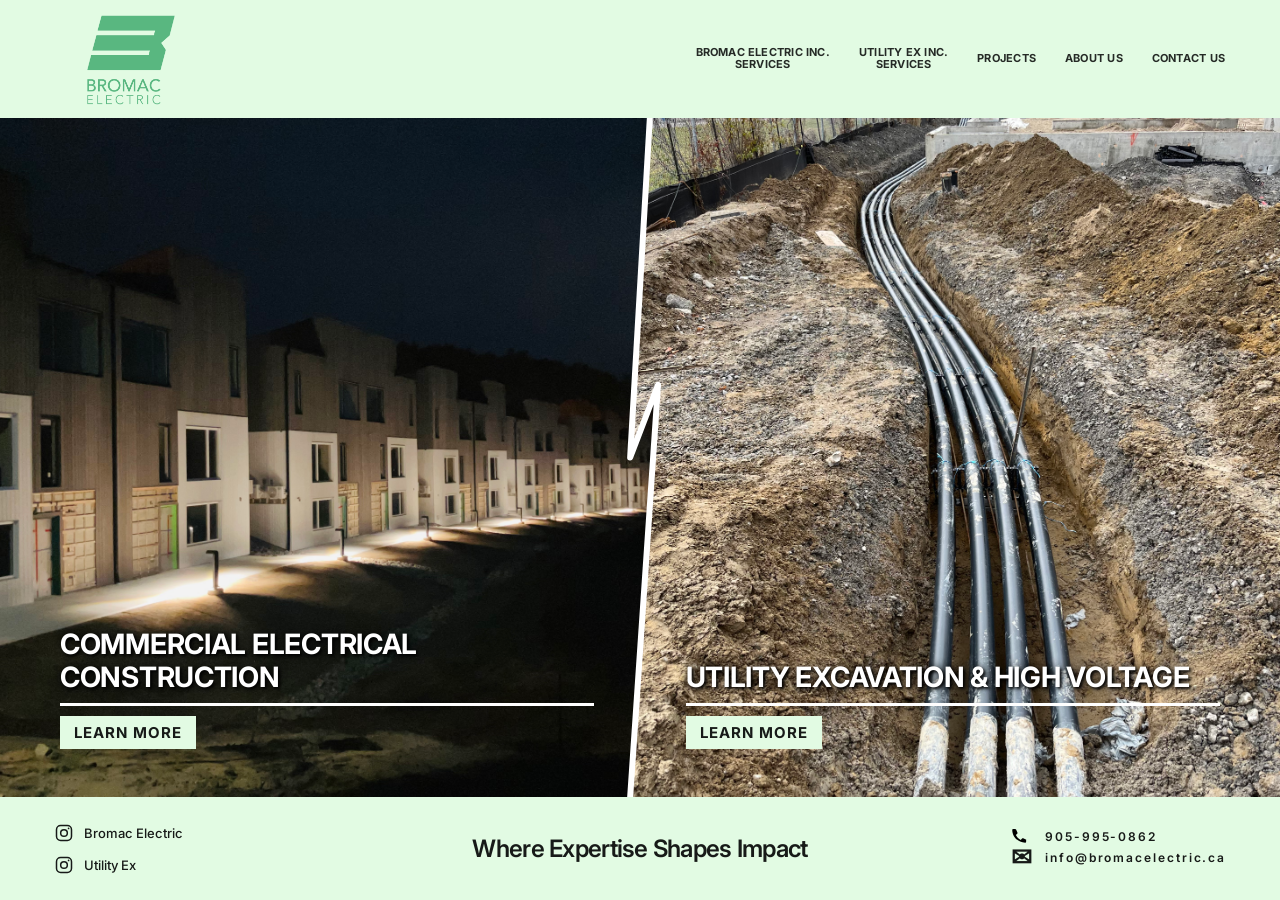
<file: index.html>
<!DOCTYPE html>
<html lang="en">
<head>
  <meta charset="UTF-8">
  <meta name="viewport" content="width=device-width, initial-scale=1.0">
  <meta name="description" content="Bromac Electric Inc. and Utility Ex Inc.">
  <title>Bromac Electric | Utility Ex</title>
  <link rel="preconnect" href="https://fonts.googleapis.com">
  <link rel="preconnect" href="https://fonts.gstatic.com" crossorigin>
  <link href="https://fonts.googleapis.com/css2?family=Inter:wght@400;500;600;700&display=swap" rel="stylesheet">
  <link rel="stylesheet" href="style.css">
</head>
<body>
  <header class="site-header">
 <a href="index.html" class="brand" aria-label="Bromac Electric home">
  <img
    src="Bromac-Logo-Transparent.png"
    alt="Bromac Electric"
    class="brand-logo"
  >
</a>
    <button class="menu-toggle" aria-label="Open navigation" aria-expanded="false">
      <span></span><span></span><span></span>
    </button>

    <nav class="main-nav">
      <a href="bromac-services.html">BROMAC ELECTRIC INC.<br>SERVICES</a>
      <a href="utility-ex-services.html">UTILITY EX INC.<br>SERVICES</a>
      <a href="bromac-projects.html">PROJECTS</a>
      <a href="about-bromac.html">ABOUT US</a>
      <a href="contact-bromac.html">CONTACT US</a>
    </nav>
  </header>

  <main>

<section class="hero" id="home">

  <!-- BROMAC SIDE -->
  <div class="hero-panel bromac-panel" id="bromac">

    <img src="bromac-electric-homepage.jpeg" alt="Bromac Electric commercial electrical construction" class="hero-image">

    <div class="panel-overlay"></div>

    <div class="panel-footer">
      <h1 style=" color: white">COMMERCIAL ELECTRICAL CONSTRUCTION</h1>
      <a href="bromac-services.html" class="learn-more">LEARN MORE</a>
    </div>

  </div>


  <!-- BOLT -->
  <div class="bolt-divider" aria-hidden="true">

    <svg class="bolt-desktop" viewBox="0 0 100 700" preserveAspectRatio="none">
      <polyline points="62,0 38,350 72,275 38,700" />
    </svg>

    <svg class="bolt-mobile" viewBox="0 0 700 100" preserveAspectRatio="none">
     <polyline points="0,38 350,62 275,25 700,62" />
    </svg>

  </div>


  <!-- UTILITY EX SIDE -->
  <div class="hero-panel utility-panel" id="utility">

    <img src="utility-ex-homepage.jpeg" alt="Utility EX excavation and high voltage services" class="hero-image">

    <div class="panel-overlay"></div>

    <div class="panel-footer">
      <h1 style=" color: white">UTILITY EXCAVATION &amp; HIGH VOLTAGE</h1>
      <a href="utility-ex-services.html" class="learn-more">LEARN MORE</a>
    </div>

  </div>

</section>



    <section class="quick-info" id="contact">
<div class="instagram-links">

  <a class="instagram-item" href="BROMAC-INSTAGRAM-URL" target="_blank" rel="noopener" aria-label="Bromac Electric Instagram">
    <svg viewBox="0 0 24 24" aria-hidden="true">
      <rect x="3" y="3" width="18" height="18" rx="5"></rect>
      <circle cx="12" cy="12" r="4"></circle>
      <circle cx="17.5" cy="6.5" r="1"></circle>
    </svg>
    <span>Bromac Electric</span>
  </a>

  <a class="instagram-item" href="UTILITY-EX-INSTAGRAM-URL" target="_blank" rel="noopener" aria-label="Utility Ex Instagram">
    <svg viewBox="0 0 24 24" aria-hidden="true">
      <rect x="3" y="3" width="18" height="18" rx="5"></rect>
      <circle cx="12" cy="12" r="4"></circle>
      <circle cx="17.5" cy="6.5" r="1"></circle>
    </svg>
    <span>Utility Ex</span>
  </a>

</div>


      <p class="tagline">Where Expertise Shapes Impact</p>

<div class="contact-details">

  <a href="tel:+19059950862">
    <span class="icon">
      <svg viewBox="0 0 24 24" aria-hidden="true">
        <path d="M21.7 16.9l-4.1-1.8c-.5-.2-1.1-.1-1.5.3l-1.8 1.8c-2.8-1.4-5.1-3.7-6.5-6.5l1.8-1.8c.4-.4.5-1 .3-1.5L8.1 3.3C7.9 2.8 7.4 2.5 6.8 2.5H4.2C3.5 2.5 3 3 3 3.7 3 13.2 10.8 21 20.3 21c.7 0 1.2-.5 1.2-1.2v-2.6c0-.6-.3-1.1-.8-1.3z"/>
      </svg>
    </span>
    <span>905-995-0862</span>
  </a>

  <a href="mailto:info@bromacelectric.ca">
    <span class="icon">✉</span>
    <span>info@bromacelectric.ca</span>
  </a>

</div>

</section>
</main>

  <script src="script.js"></script>
</body>
</html>
</file>
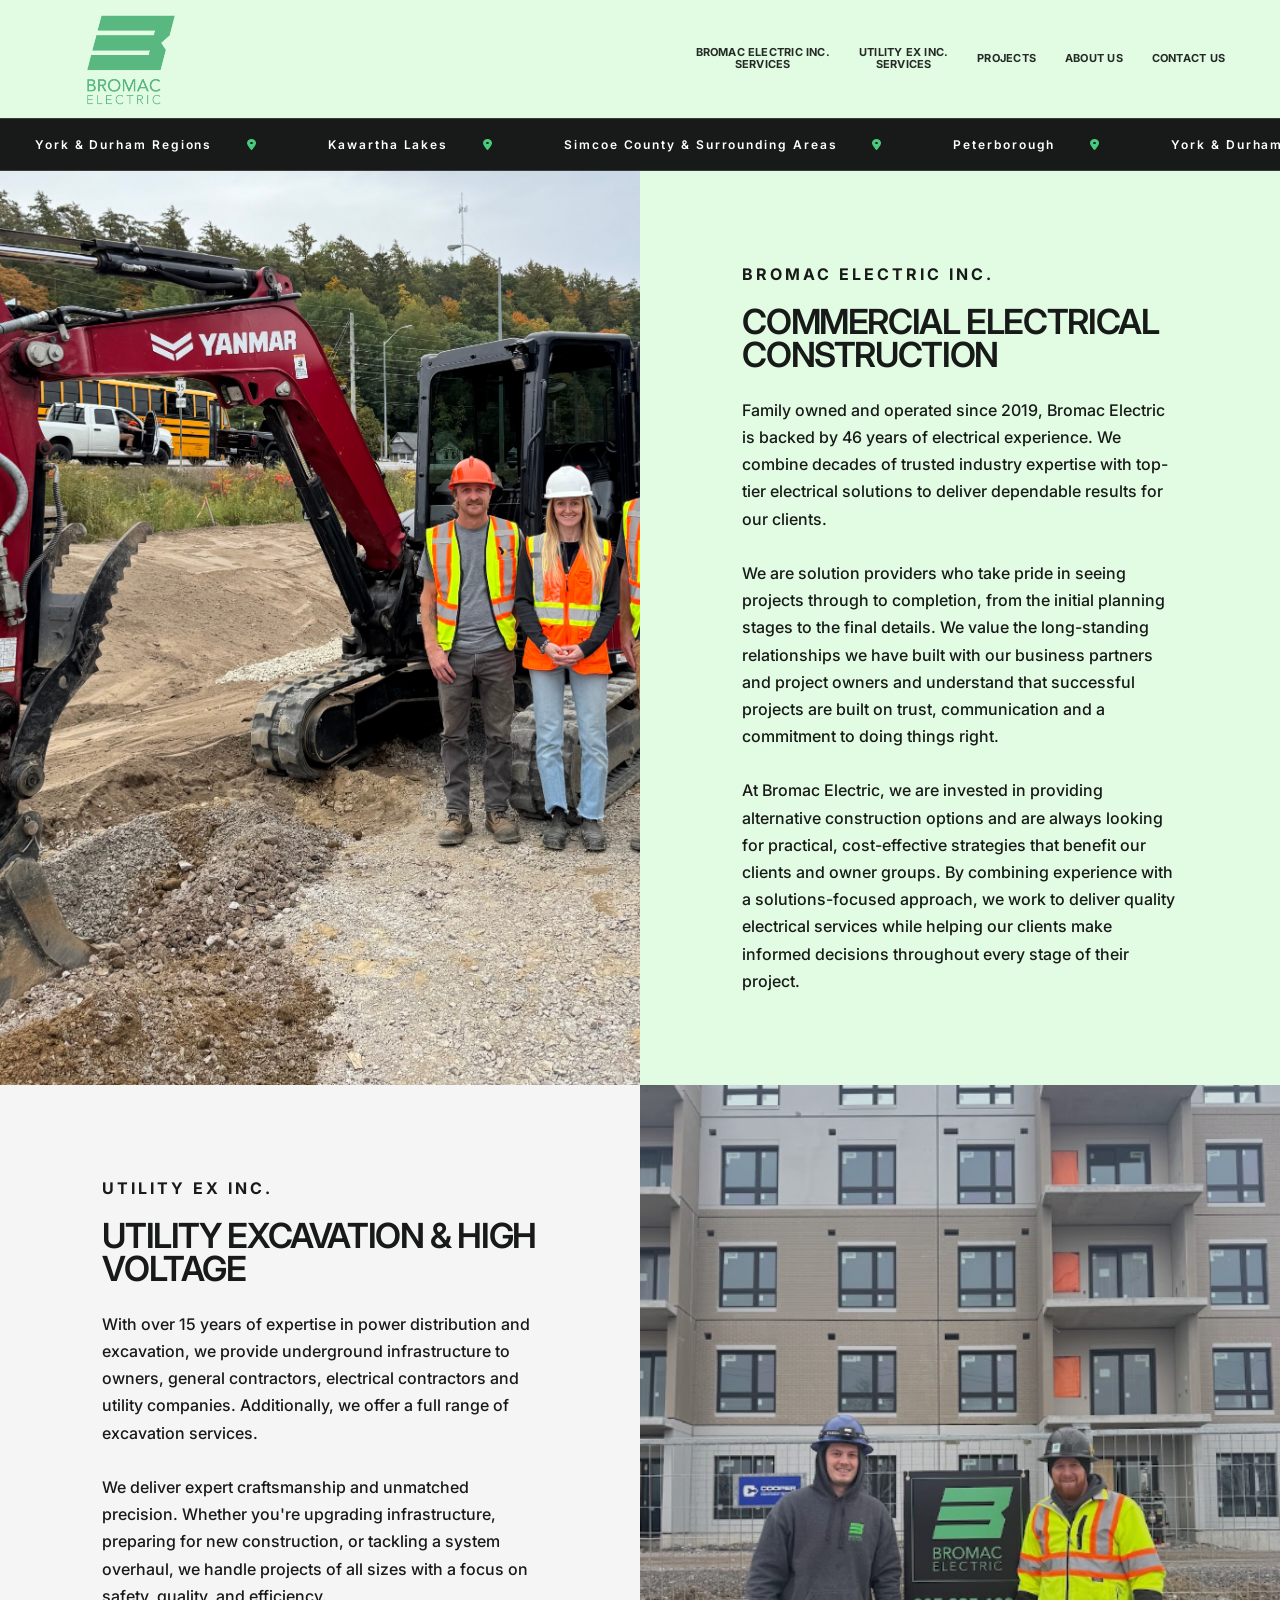
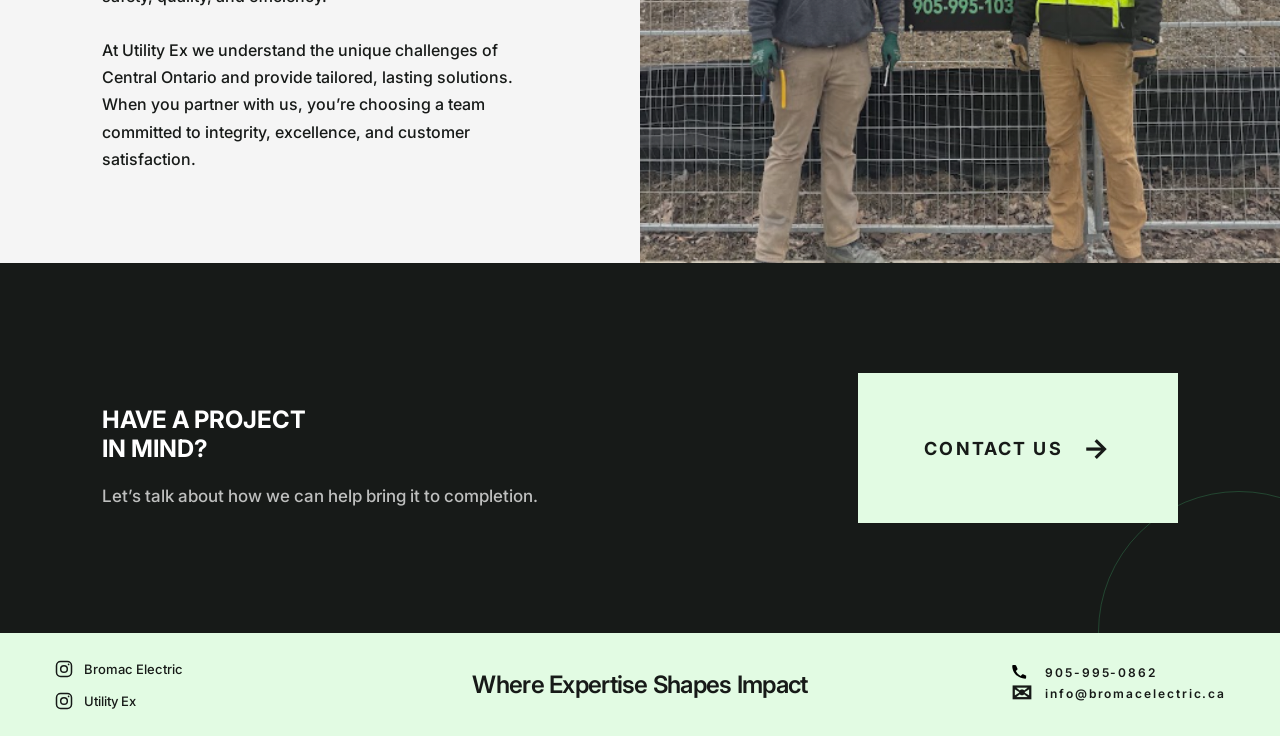
<file: about-bromac.html>
<!DOCTYPE html>
<html lang="en">
<head>
  <meta charset="UTF-8">
  <meta name="viewport" content="width=device-width, initial-scale=1.0">

  <meta name="description" content="Learn more about Bromac Electric Inc. and Utility Ex Inc., providing commercial electrical construction, excavation and high voltage services.">

  <title>About Us | Bromac Electric & Utility Ex</title>

  <link rel="preconnect" href="https://fonts.googleapis.com">
  <link rel="preconnect" href="https://fonts.gstatic.com" crossorigin>
  <link href="https://fonts.googleapis.com/css2?family=Inter:wght@400;500;600;700&display=swap" rel="stylesheet">

  <link rel="stylesheet" href="style.css">
  <link
  rel="stylesheet"
  href="https://cdnjs.cloudflare.com/ajax/libs/font-awesome/6.5.2/css/all.min.css">

  <style>

    /* =========================
       ABOUT HERO
    ========================= */

    .about-hero {
      min-height: 520px;
      background: var(--mint);
      display: grid;
      grid-template-columns: 1fr 1fr;
      position: relative;
      overflow: hidden;
    }

    .about-hero-content {
      padding: 90px 8vw;
      display: flex;
      flex-direction: column;
      justify-content: center;
    }

    .about-eyebrow {
      font-size: 12px;
      font-weight: 700;
      letter-spacing: .18em;
      margin: 0 0 22px;
    }

    .about-hero h1 {
      margin: 0;
      font-size: clamp(52px, 7vw, 100px);
      line-height: .88;
      letter-spacing: -.065em;
      font-weight: 600;
      max-width: 650px;
    }

    .about-hero-text {
      margin-top: 35px;
      max-width: 510px;
      font-size: 17px;
      line-height: 1.65;
    }

    .about-hero-image {
      background:
        linear-gradient(rgba(23,26,24,.18), rgba(23,26,24,.18)),
        url("images/about-hero.jpg") center center / cover no-repeat;
      min-height: 520px;
    }




    /* =========================
       COMPANY SECTIONS
    ========================= */

    .company-section {
      display: grid;
      grid-template-columns: 1fr 1fr;
      min-height: 500px;
    }

    .company-image {
      min-height: 500px;
      background-size: cover;
      background-position: center;
    }

    .bromac-image {
      background-image:
        linear-gradient(rgba(23,26,24,.12), rgba(23,26,24,.12)),
        url("bromac-owner.jpeg");
    }

    .utility-image {
      background-image:
        linear-gradient(rgba(23,26,24,.12), rgba(23,26,24,.12)),
        url("utility-ex-about.png");
    }

    .company-content {
      padding: 90px 8vw;
      display: flex;
      flex-direction: column;
      justify-content: center;
    }

    .company-section:nth-of-type(odd) .company-content {
      background: var(--mint);
    }

    .company-section:nth-of-type(even) .company-content {
      background: #f5f5f5;
    }

    .company-content .eyebrow {
      margin-bottom: 18px;
    }

.company-content h2 {
  margin: 0 0 25px;
  font-size: clamp(26px, 2.7vw, 40px);
  line-height: .95;
  letter-spacing: -.04em;
  font-weight: 600;
}

    .company-content p {
      max-width: 520px;
      margin: 0;
      font-size: 16px;
      line-height: 1.7;
    }




    /* =========================
   CTA
========================= */

.about-cta {
  background: var(--dark);
  color: #fff;
  padding: 110px 8vw;
  display: grid;
  grid-template-columns: 1fr 320px;
  gap: 80px;
  align-items: center;
  position: relative;
  overflow: hidden;
}

/* subtle green accent */
.about-cta::before {
  content: "";
  position: absolute;
  width: 280px;
  height: 280px;
  border: 1px solid rgba(74, 203, 123, .25);
  border-radius: 50%;
  right: -100px;
  bottom: -140px;
}

.about-cta h2 {
  margin: 0 0 25px;
  max-width: 800px;
  font-size: clamp(48px, 7vw, 90px);
  line-height: .9;
  letter-spacing: -.065em;
  font-weight: 600;
}

.about-cta p {
  margin: 0;
  max-width: 550px;
  color: rgba(255,255,255,.72);
  font-size: 17px;
  line-height: 1.6;
}

/* LARGE CONTACT BUTTON */

.cta-button {
  display: flex;
  align-items: center;
  justify-content: center;
  min-height: 150px;
  padding: 30px 40px;
  background: var(--mint);
  color: var(--dark);
  text-decoration: none;
  font-size: 18px;
  font-weight: 700;
  letter-spacing: .12em;
  transition: all .25s ease;
  position: relative;
  z-index: 2;
}

.cta-button::after {
  content: "→";
  margin-left: 20px;
  font-size: 28px;
  transition: transform .25s ease;
}

.cta-button:hover {
  background: var(--green);
  transform: translateY(-5px);
}

.cta-button:hover::after {
  transform: translateX(7px);
}


/* =========================
   CTA MOBILE
========================= */

@media (max-width: 900px) {

  .about-cta {
    grid-template-columns: 1fr;
    gap: 45px;
    padding: 85px 7vw;
  }

  .cta-button {
    min-height: 100px;
    width: 100%;
  }
}


@media (max-width: 680px) {

  .about-cta {
    padding: 70px 7vw;
    gap: 35px;
  }

  .about-cta h2 {
    font-size: 52px;
  }

  .about-cta p {
    font-size: 15px;
  }

  .cta-button {
    min-height: 90px;
    padding: 25px;
    font-size: 15px;
  }
}

    /* =========================
       MOBILE
    ========================= */

    @media (max-width: 900px) {

      .about-hero {
        grid-template-columns: 1fr;
      }

      .about-hero-content {
        padding: 75px 7vw;
      }

      .about-hero-image {
        min-height: 400px;
      }

      .about-intro {
        grid-template-columns: 1fr;
        gap: 45px;
        padding: 75px 7vw;
      }

      .company-section {
        grid-template-columns: 1fr;
      }

      .company-image {
        min-height: 380px;
      }

      .company-content {
        padding: 70px 7vw;
      }

      .values-header {
        grid-template-columns: 1fr;
        gap: 35px;
      }

      .values-grid {
        grid-template-columns: 1fr 1fr;
      }

      .value-item {
        border-bottom: 1px solid #ddd;
      }

      .value-item:nth-child(2) {
        border-right: none;
      }

      .about-cta {
        grid-template-columns: 1fr;
        padding: 75px 7vw;
      }
    }


    @media (max-width: 680px) {

      .about-hero-content {
        padding: 65px 7vw;
      }

      .about-hero h1 {
        font-size: 58px;
      }

      .about-hero-text {
        font-size: 15px;
      }

      .about-hero-image {
        min-height: 300px;
      }

      .about-intro {
        padding: 65px 7vw;
      }

      .company-image {
        min-height: 300px;
      }

      .company-content {
        padding: 60px 7vw;
      }

      .values-section {
        padding: 65px 7vw;
      }

      .values-grid {
        grid-template-columns: 1fr;
      }

      .value-item,
      .value-item:not(:first-child) {
        padding: 30px 0;
        border-right: none;
      }

      .value-number {
        margin-bottom: 25px;
      }

      .about-cta {
        padding: 65px 7vw;
      }

    }

    /* =========================
   SERVICE AREA TICKER
========================= */

.service-ticker {
  width: 100%;
  overflow: hidden;
  background: var(--dark);
  color: #fff;
  border-top: 1px solid rgba(255,255,255,.15);
  border-bottom: 1px solid rgba(255,255,255,.15);
  white-space: nowrap;
}

.ticker-track {
  display: inline-flex;
  align-items: center;
  width: max-content;
  animation: ticker-scroll 35s linear infinite;
}

.ticker-track span {
  display: inline-flex;
  align-items: center;
  gap: 35px;
  font-size: 12px;
  font-weight: 600;
  letter-spacing: .16em;
  padding: 18px 35px;
}

.ticker-track i {
  color: var(--green);
  font-size: 12px;
}

@keyframes ticker-scroll {
  from {
    transform: translateX(0);
  }

  to {
    transform: translateX(-50%);
  }
}

/* Mobile */

@media (max-width: 680px) {

  .ticker-track {
    animation-duration: 28s;
  }

  .ticker-track span {
    font-size: 10px;
    letter-spacing: .13em;
    padding: 16px 25px;
  }

  .ticker-track span::after {
    margin-left: 25px;
  }
}

  </style>
</head>

<body>

<header class="site-header">

  <a href="index.html" class="brand" aria-label="Bromac Electric home">
  <img
    src="Bromac-Logo-Transparent.png"
    alt="Bromac Electric"
    class="brand-logo"
  >
</a>



  <button
    class="menu-toggle"
    aria-label="Open navigation"
    aria-expanded="false">

    <span></span>
    <span></span>
    <span></span>

  </button>


  <nav class="main-nav">

    <a href="index.html">
      BROMAC ELECTRIC INC.<br>
      SERVICES
    </a>

    <a href="utility-ex-services.html">
      UTILITY EX INC.<br>
      SERVICES
    </a>

    <a href="bromac-projects.html">
      PROJECTS
    </a>

    <a href="about-bromac.html">
      ABOUT US
    </a>

    <a href="contact-bromac.html">
      CONTACT US
    </a>

  </nav>

</header>

<!-- SERVICE AREA TICKER -->

<div class="service-ticker" aria-label="Service areas">
  <div class="ticker-track">
    <span>York & Durham Regions <i class="fa-solid fa-location-dot" aria-hidden="true"></i> </span>
    <span>Kawartha Lakes <i class="fa-solid fa-location-dot" aria-hidden="true"></i></span>
    <span>Simcoe County & Surrounding Areas <i class="fa-solid fa-location-dot" aria-hidden="true"></i> </span>
    <span>Peterborough <i class="fa-solid fa-location-dot" aria-hidden="true"></i></span>
 

    <!-- Duplicate for seamless scrolling -->
    <span>York & Durham Regions <i class="fa-solid fa-location-dot" aria-hidden="true"></i> </span>
    <span>Kawartha Lakes <i class="fa-solid fa-location-dot" aria-hidden="true"></i></span>
    <span>Simcoe County & Surrounding Areas <i class="fa-solid fa-location-dot" aria-hidden="true"></i> </span>
    <span>Peterborough <i class="fa-solid fa-location-dot" aria-hidden="true"></i></span>
   
  </div>
</div>

<main>









  <!-- BROMAC -->

  <section class="company-section">

    <div class="company-image bromac-image">
      <img src="bromac-owner.jpeg" alt="Bromac Electric Owner">
    </div>

    <div class="company-content">

      <p class="eyebrow">
        BROMAC ELECTRIC INC.
      </p>

      <h2>
        COMMERCIAL ELECTRICAL CONSTRUCTION
      </h2>

      <p>
  

Family owned and operated since 2019, Bromac Electric is backed by 46 years of electrical experience. We combine decades of trusted industry expertise with top-tier electrical solutions to deliver dependable results for our clients. <br><br>

We are solution providers who take pride in seeing projects through to completion, from the initial planning stages to the final details. We value the long-standing relationships we have built with our business partners and project owners and understand that successful projects are built on trust, communication and a commitment to doing things right.<br><br>

At Bromac Electric, we are invested in providing alternative construction options and are always looking for practical, cost-effective strategies that benefit our clients and owner groups. By combining experience with a solutions-focused approach, we work to deliver quality electrical services while helping our clients make informed decisions throughout every stage of their project.

      </p>

    </div>

  </section>



  <!-- UTILITY EX -->

  <section class="company-section">

   

    <div class="company-content">

      <p class="eyebrow">
        UTILITY EX INC.
      </p>

      <h2>
      
UTILITY EXCAVATION & HIGH VOLTAGE
      </h2>

      <p>
      With over 15 years of expertise in power distribution and excavation, we provide underground infrastructure to owners, general contractors, electrical contractors and utility companies. Additionally, we offer a full range of excavation services.<br><br>

 We deliver expert craftsmanship and unmatched precision. Whether you're upgrading infrastructure, preparing for new construction, or tackling a system overhaul, we handle projects of all sizes with a focus on safety, quality, and efficiency.<br><br>

At Utility Ex we understand the unique challenges of Central Ontario and provide tailored, lasting solutions. When you partner with us, you’re choosing a team committed to integrity, excellence, and customer satisfaction.
      </p>

    </div>

    <div class="company-image utility-image"></div>

  </section>



 


  <!-- CTA -->
<section class="about-cta">

  <div>
    <h1>
      HAVE A PROJECT<br>
      IN MIND?
    </h1>

    <p>
      Let’s talk about how we can help bring it to completion.
    </p>
  </div>

  <a href="contact-bromac.html" class="cta-button">
    CONTACT US
  </a>

</section>

<section class="quick-info" id="contact">
<div class="instagram-links">

  <a class="instagram-item" href="BROMAC-INSTAGRAM-URL" target="_blank" rel="noopener" aria-label="Bromac Electric Instagram">
    <svg viewBox="0 0 24 24" aria-hidden="true">
      <rect x="3" y="3" width="18" height="18" rx="5"></rect>
      <circle cx="12" cy="12" r="4"></circle>
      <circle cx="17.5" cy="6.5" r="1"></circle>
    </svg>
    <span>Bromac Electric</span>
  </a>

  <a class="instagram-item" href="UTILITY-EX-INSTAGRAM-URL" target="_blank" rel="noopener" aria-label="Utility Ex Instagram">
    <svg viewBox="0 0 24 24" aria-hidden="true">
      <rect x="3" y="3" width="18" height="18" rx="5"></rect>
      <circle cx="12" cy="12" r="4"></circle>
      <circle cx="17.5" cy="6.5" r="1"></circle>
    </svg>
    <span>Utility Ex</span>
  </a>

</div>


      <p class="tagline">Where Expertise Shapes Impact</p>

<div class="contact-details">

  <a href="tel:+19059950862">
    <span class="icon">
      <svg viewBox="0 0 24 24" aria-hidden="true">
        <path d="M21.7 16.9l-4.1-1.8c-.5-.2-1.1-.1-1.5.3l-1.8 1.8c-2.8-1.4-5.1-3.7-6.5-6.5l1.8-1.8c.4-.4.5-1 .3-1.5L8.1 3.3C7.9 2.8 7.4 2.5 6.8 2.5H4.2C3.5 2.5 3 3 3 3.7 3 13.2 10.8 21 20.3 21c.7 0 1.2-.5 1.2-1.2v-2.6c0-.6-.3-1.1-.8-1.3z"/>
      </svg>
    </span>
    <span>905-995-0862</span>
  </a>

  <a href="mailto:info@bromacelectric.ca">
    <span class="icon">✉</span>
    <span>info@bromacelectric.ca</span>
  </a>

</div>

</section>


</main>


<script src="script.js"></script>

</body>
</html>
</file>
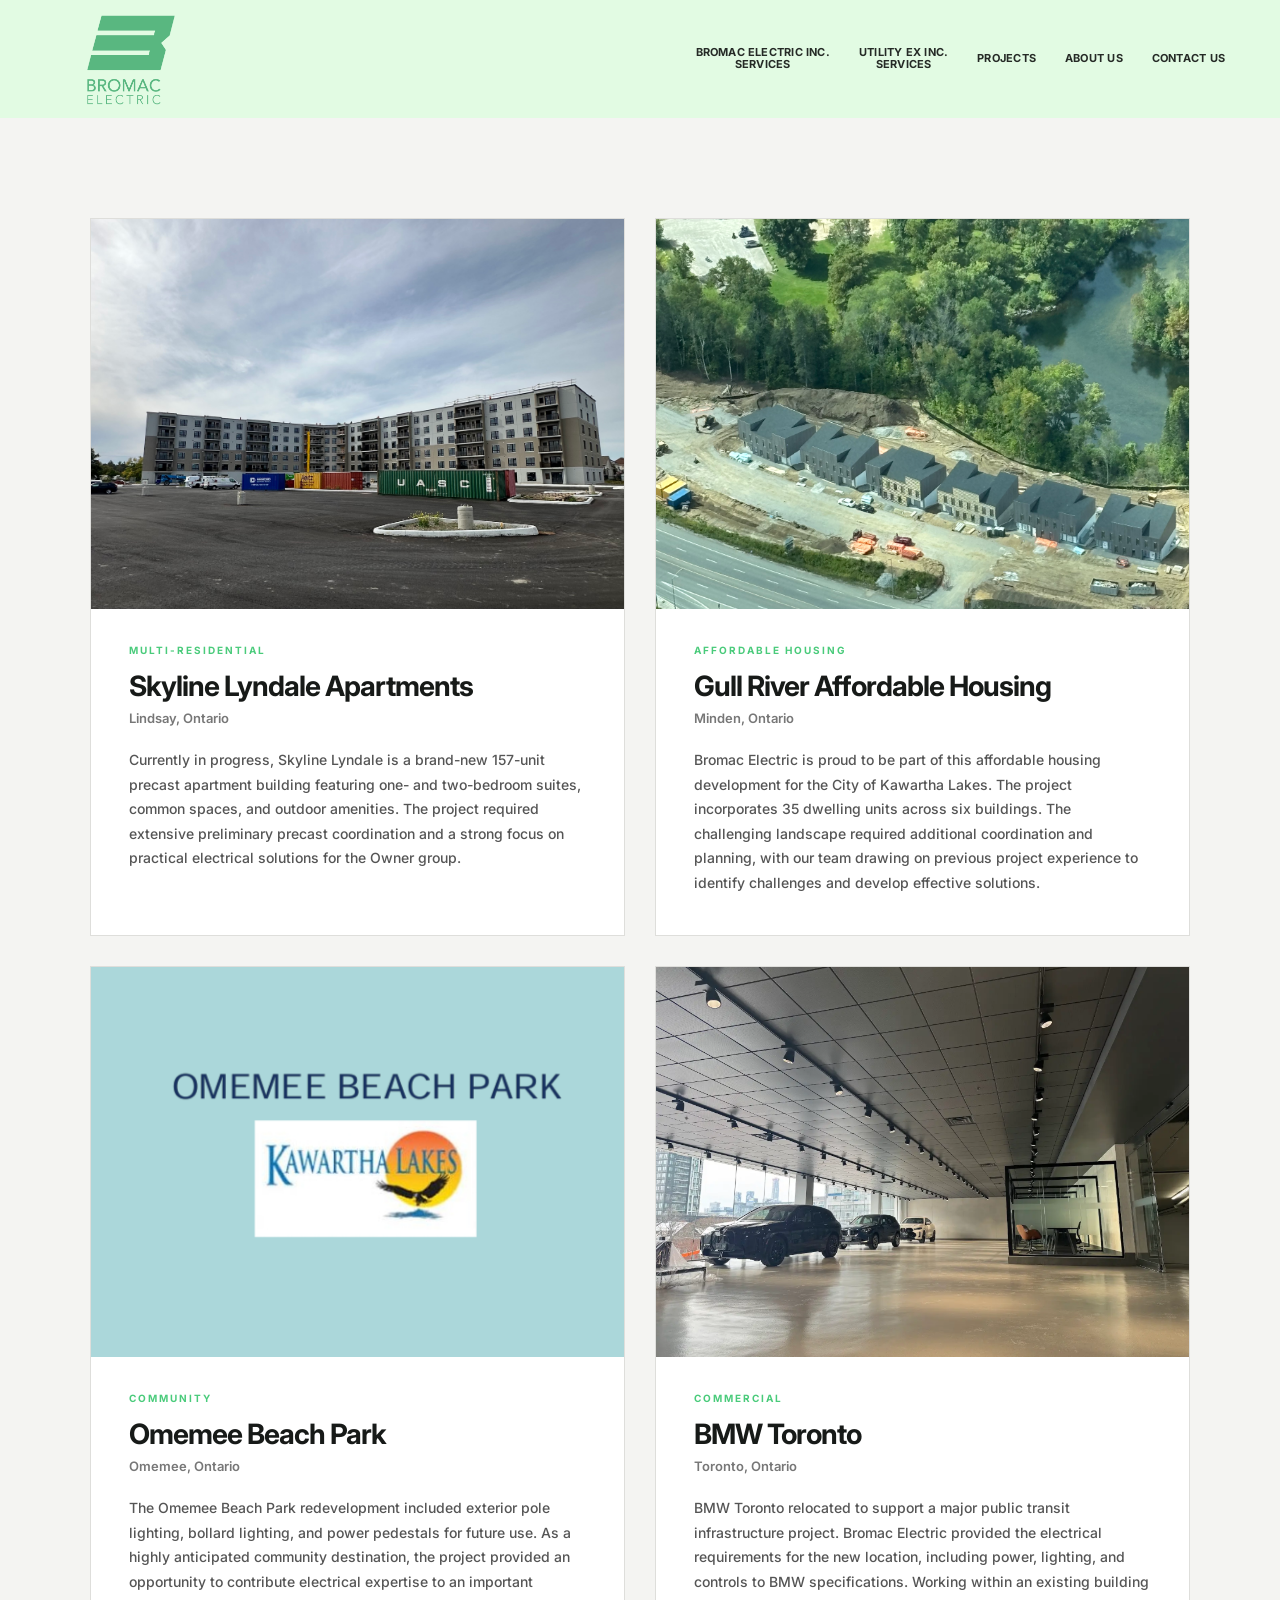
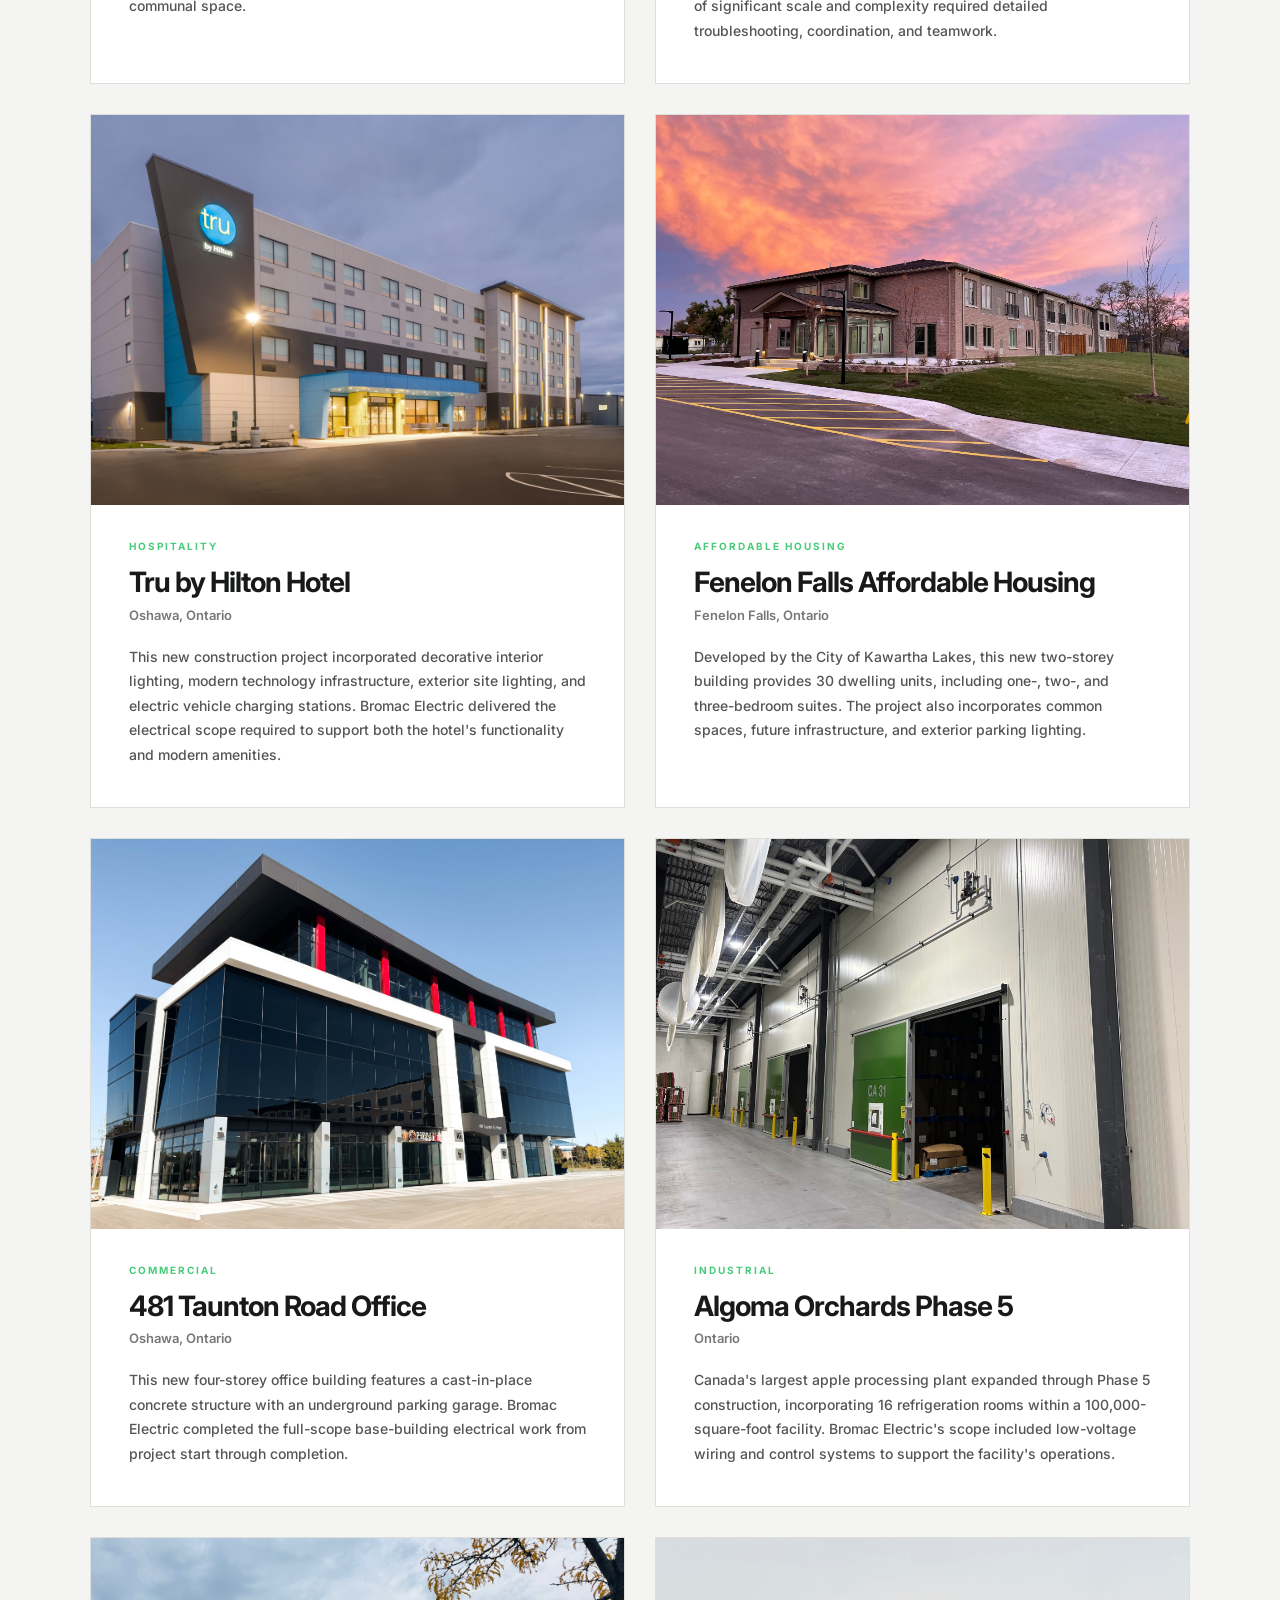
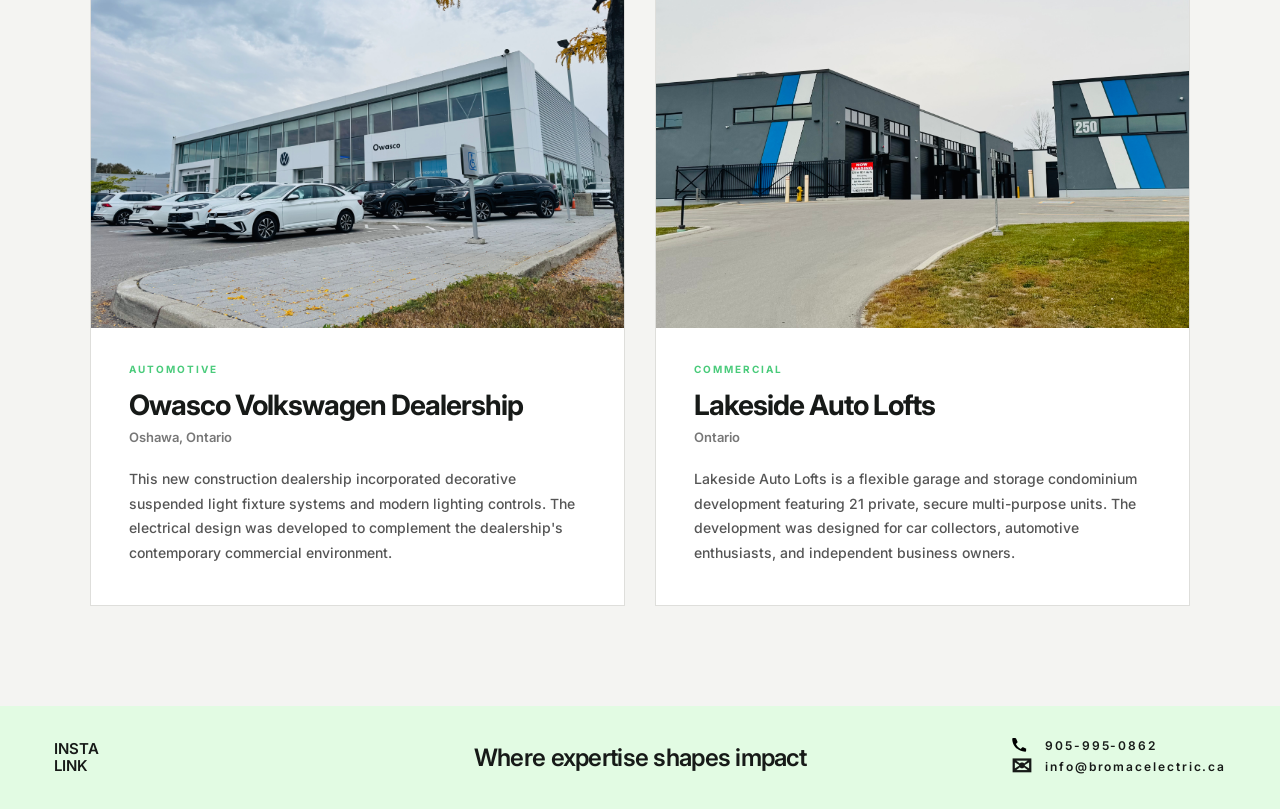
<file: bromac-projects.html>
<!DOCTYPE html>

<html lang="en">

<head>
  <meta charset="UTF-8">
  <meta name="viewport" content="width=device-width, initial-scale=1.0">

  <meta name="description" content="Explore Bromac Electric's commercial electrical construction projects across Ontario, including apartments, affordable housing, industrial facilities, dealerships, hotels, offices, and community developments.">

  <title>Projects | Bromac Electric Inc.</title>

  <link rel="preconnect" href="https://fonts.googleapis.com">
  <link rel="preconnect" href="https://fonts.gstatic.com" crossorigin>
  <link href="https://fonts.googleapis.com/css2?family=Inter:wght@400;500;600;700&display=swap" rel="stylesheet">

  <link rel="stylesheet" href="style.css">
</head>

<body>

  <!-- =========================================
       HEADER
  ========================================== -->

  <header class="site-header">

  <a href="index.html" class="brand" aria-label="Bromac Electric home">
  <img
    src="Bromac-Logo-Transparent.png"
    alt="Bromac Electric"
    class="brand-logo"
  >
</a>

<button class="menu-toggle"
        aria-label="Open navigation"
        aria-expanded="false">

  <span></span>
  <span></span>
  <span></span>

</button>

<nav class="main-nav">

  <a href="bromac-services.html">
    BROMAC ELECTRIC INC.<br>
    SERVICES
  </a>

  <a href="utility-ex-services.html">
    UTILITY EX INC.<br>
    SERVICES
  </a>

  <a href="bromac-projects.html" class="active">
    PROJECTS
  </a>

  <a href="about-bromac.html">
    ABOUT US
  </a>

  <a href="contact-bromac.html">
    CONTACT US
  </a>

</nav>


  </header>



<!-- =========================================
     PROJECT GRID
========================================== -->

<section class="projects-section">

  <div class="projects-grid">


    <!-- SKYLINE LYNDale -->

    <article class="project-card">

      <div class="project-image">
        <img src="Skyline Lyndale Apartments.jpeg"
             alt="Skyline Lyndale Apartments in Lindsay, Ontario"
             loading="lazy">


      </div>

      <div class="project-content">

        <span class="project-type">
          MULTI-RESIDENTIAL
        </span>

        <h2>Skyline Lyndale Apartments</h2>

        <span class="project-location">
          Lindsay, Ontario
        </span>

        <p>
          Currently in progress, Skyline Lyndale is a brand-new
          157-unit precast apartment building featuring one- and
          two-bedroom suites, common spaces, and outdoor amenities.
          The project required extensive preliminary precast coordination
          and a strong focus on practical electrical solutions for the
          Owner group.
        </p>

      </div>

    </article>


    <!-- GULL RIVER -->

    <article class="project-card">

      <div class="project-image">
        <img src="Gull River Affordable Housing.jpeg"
             alt="Gull River Affordable Housing project in Minden, Ontario"
             loading="lazy">

        
      </div>

      <div class="project-content">

        <span class="project-type">
          AFFORDABLE HOUSING
        </span>

        <h2>Gull River Affordable Housing</h2>

        <span class="project-location">
          Minden, Ontario
        </span>

        <p>
          Bromac Electric is proud to be part of this affordable housing
          development for the City of Kawartha Lakes. The project
          incorporates 35 dwelling units across six buildings. The
          challenging landscape required additional coordination and
          planning, with our team drawing on previous project experience
          to identify challenges and develop effective solutions.
        </p>

      </div>

    </article>


    <!-- OMEMEE BEACH PARK -->

    <article class="project-card">

      <div class="project-image">
        <img src="omemee-beach-park.png"
             alt="Omemee Beach Park redevelopment in Ontario"
             loading="lazy">

   
      </div>

      <div class="project-content">

        <span class="project-type">
          COMMUNITY
        </span>

        <h2>Omemee Beach Park</h2>

        <span class="project-location">
          Omemee, Ontario
        </span>

        <p>
          The Omemee Beach Park redevelopment included exterior pole
          lighting, bollard lighting, and power pedestals for future use.
          As a highly anticipated community destination, the project
          provided an opportunity to contribute electrical expertise to
          an important communal space.
        </p>

      </div>

    </article>


    <!-- BMW TORONTO -->

    <article class="project-card">

      <div class="project-image">
        <img src="bromac-bmw-toronto.png"
             alt="BMW Toronto commercial electrical project"
             loading="lazy">

       
      </div>

      <div class="project-content">

        <span class="project-type">
          COMMERCIAL
        </span>

        <h2>BMW Toronto</h2>

        <span class="project-location">
          Toronto, Ontario
        </span>

        <p>
          BMW Toronto relocated to support a major public transit
          infrastructure project. Bromac Electric provided the electrical
          requirements for the new location, including power, lighting,
          and controls to BMW specifications. Working within an existing
          building of significant scale and complexity required detailed
          troubleshooting, coordination, and teamwork.
        </p>

      </div>

    </article>


    <!-- TRU HILTON -->

    <article class="project-card">

      <div class="project-image">
        <img src="Tru by Hilton Oshawa.jpg"
             alt="Tru by Hilton Hotel construction project in Oshawa"
             loading="lazy">

      </div>

      <div class="project-content">

        <span class="project-type">
          HOSPITALITY
        </span>

        <h2>Tru by Hilton Hotel</h2>

        <span class="project-location">
          Oshawa, Ontario
        </span>

        <p>
          This new construction project incorporated decorative interior
          lighting, modern technology infrastructure, exterior site
          lighting, and electric vehicle charging stations. Bromac
          Electric delivered the electrical scope required to support
          both the hotel's functionality and modern amenities.
        </p>

      </div>

    </article>


    <!-- FENELON FALLS -->

    <article class="project-card">

      <div class="project-image">
        <img src="Fenelon Falls Affordable Housing.jpg"
             alt="Fenelon Falls Affordable Housing development"
             loading="lazy">

     
      </div>

      <div class="project-content">

        <span class="project-type">
          AFFORDABLE HOUSING
        </span>

        <h2>Fenelon Falls Affordable Housing</h2>

        <span class="project-location">
          Fenelon Falls, Ontario
        </span>

        <p>
          Developed by the City of Kawartha Lakes, this new two-storey
          building provides 30 dwelling units, including one-, two-, and
          three-bedroom suites. The project also incorporates common
          spaces, future infrastructure, and exterior parking lighting.
        </p>

      </div>

    </article>


    <!-- TAUNTON ROAD -->

    <article class="project-card">

      <div class="project-image">
        <img src="481 Taunton Road Office.jpg"
             alt="481 Taunton Road office building in Oshawa"
             loading="lazy">

    
      </div>

      <div class="project-content">

        <span class="project-type">
          COMMERCIAL
        </span>

        <h2>481 Taunton Road Office</h2>

        <span class="project-location">
          Oshawa, Ontario
        </span>

        <p>
          This new four-storey office building features a cast-in-place
          concrete structure with an underground parking garage.
          Bromac Electric completed the full-scope base-building
          electrical work from project start through completion.
        </p>

      </div>

    </article>


    <!-- ALGOMA ORCHARDS -->

    <article class="project-card">

      <div class="project-image">
        <img src="Algoma Orchards.jpg"
             alt="Algoma Orchards Phase 5 industrial facility"
             loading="lazy">

      
      </div>

      <div class="project-content">

        <span class="project-type">
          INDUSTRIAL
        </span>

        <h2>Algoma Orchards Phase 5</h2>

        <span class="project-location">
          Ontario
        </span>

        <p>
          Canada's largest apple processing plant expanded through
          Phase 5 construction, incorporating 16 refrigeration rooms
          within a 100,000-square-foot facility. Bromac Electric's scope
          included low-voltage wiring and control systems to support the
          facility's operations.
        </p>

      </div>

    </article>


    <!-- OWASCO -->

    <article class="project-card">

      <div class="project-image">
        <img src="Owasco-VW.jpeg"
             alt="Owasco Volkswagen dealership in Oshawa"
             loading="lazy">

      
      </div>

      <div class="project-content">

        <span class="project-type">
          AUTOMOTIVE
        </span>

        <h2>Owasco Volkswagen Dealership</h2>

        <span class="project-location">
          Oshawa, Ontario
        </span>

        <p>
          This new construction dealership incorporated decorative
          suspended light fixture systems and modern lighting controls.
          The electrical design was developed to complement the
          dealership's contemporary commercial environment.
        </p>

      </div>

    </article>


    <!-- LAKESIDE -->

    <article class="project-card">

      <div class="project-image">
        <img src="Lakeside-Autolofts.jpeg"
             alt="Lakeside Auto Lofts development"
             loading="lazy">

      </div>

      <div class="project-content">

        <span class="project-type">
          COMMERCIAL
        </span>

        <h2>Lakeside Auto Lofts</h2>

        <span class="project-location">
          Ontario
        </span>

        <p>
          Lakeside Auto Lofts is a flexible garage and storage
          condominium development featuring 21 private, secure
          multi-purpose units. The development was designed for car
          collectors, automotive enthusiasts, and independent business
          owners.
        </p>

      </div>

    </article>


  </div>

</section>





  </main>

 

    <section class="quick-info" id="contact">
      <a class="insta" href="#" aria-label="Instagram">
        <span>INSTA</span>
        <span>LINK</span>
      </a>

      <p class="tagline">Where expertise shapes impact</p>

<div class="contact-details">

  <a href="tel:+19059950862">
    <span class="icon">
      <svg viewBox="0 0 24 24" aria-hidden="true">
        <path d="M21.7 16.9l-4.1-1.8c-.5-.2-1.1-.1-1.5.3l-1.8 1.8c-2.8-1.4-5.1-3.7-6.5-6.5l1.8-1.8c.4-.4.5-1 .3-1.5L8.1 3.3C7.9 2.8 7.4 2.5 6.8 2.5H4.2C3.5 2.5 3 3 3 3.7 3 13.2 10.8 21 20.3 21c.7 0 1.2-.5 1.2-1.2v-2.6c0-.6-.3-1.1-.8-1.3z"/>
      </svg>
    </span>
    <span>905-995-0862</span>
  </a>

  <a href="mailto:info@bromacelectric.ca">
    <span class="icon">✉</span>
    <span>info@bromacelectric.ca</span>
  </a>

</div>



  </footer>

  <script src="script.js"></script>

</body>
</html>
</file>
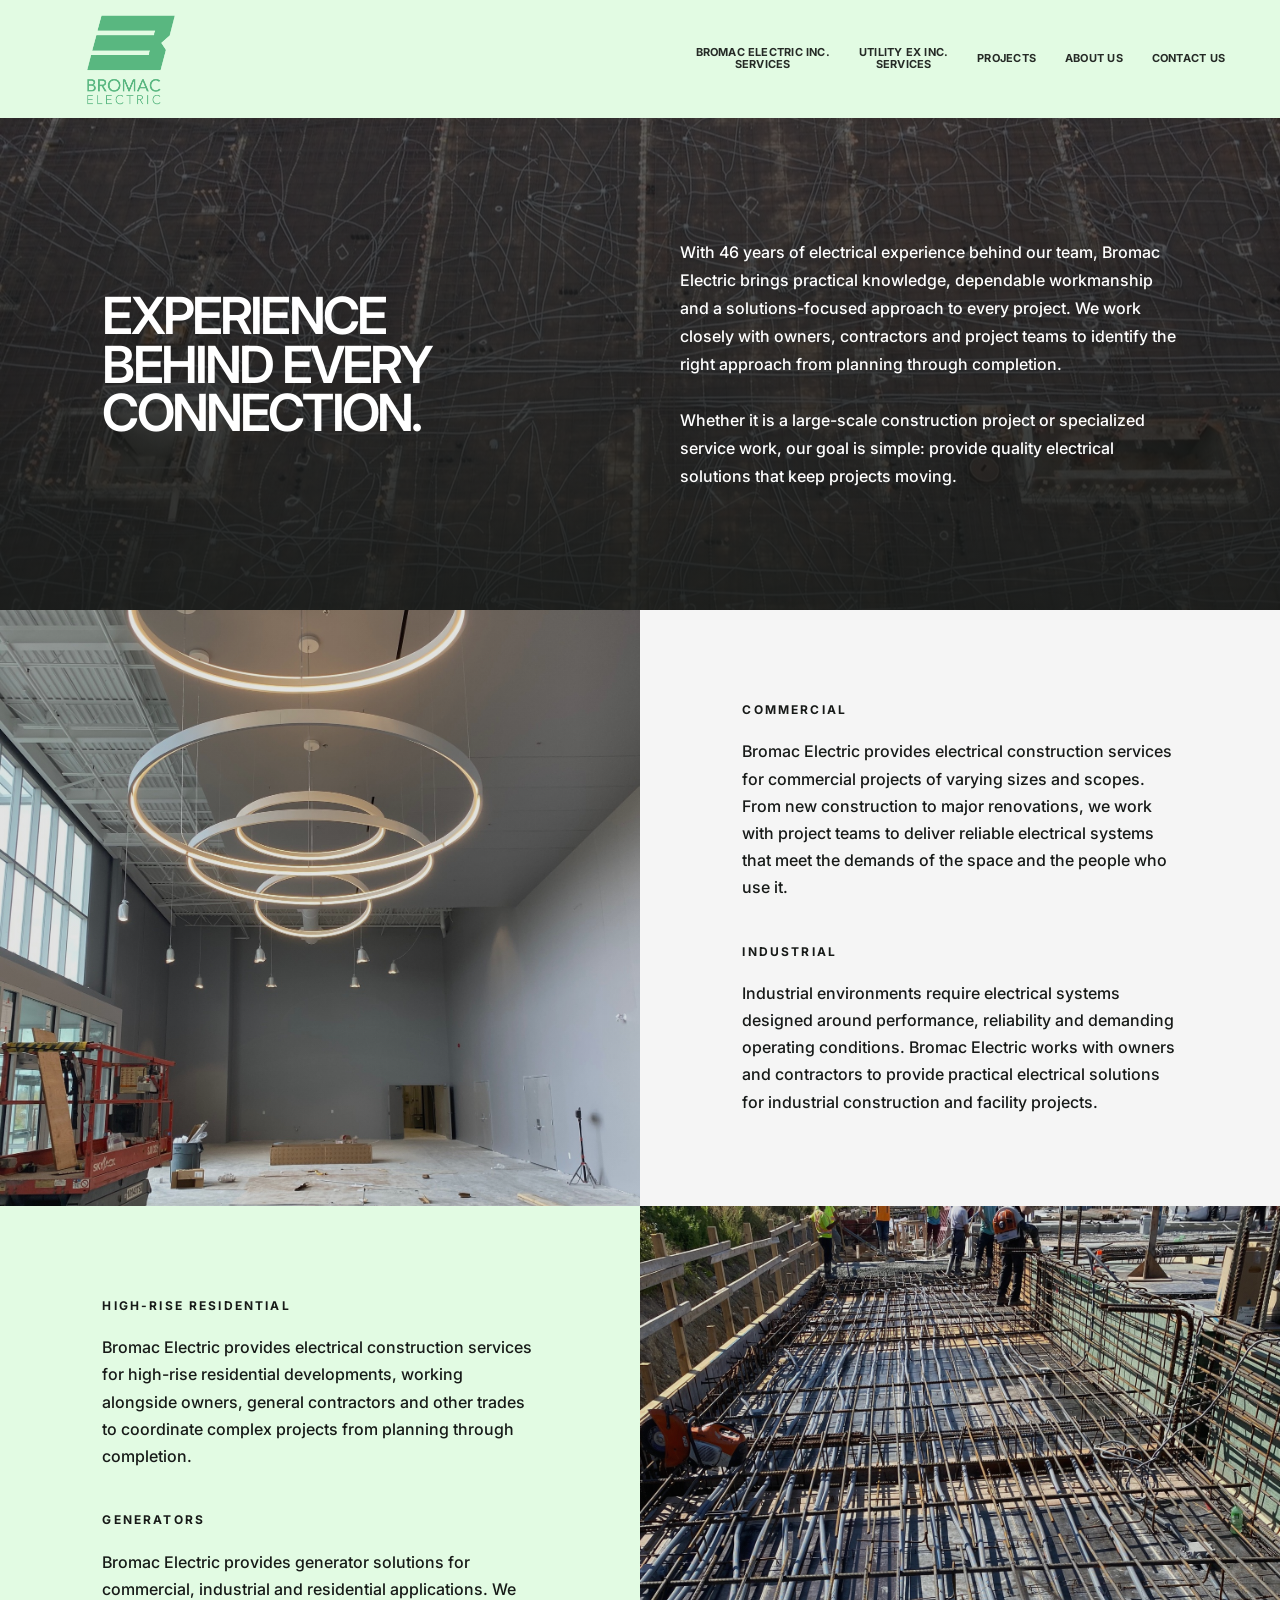
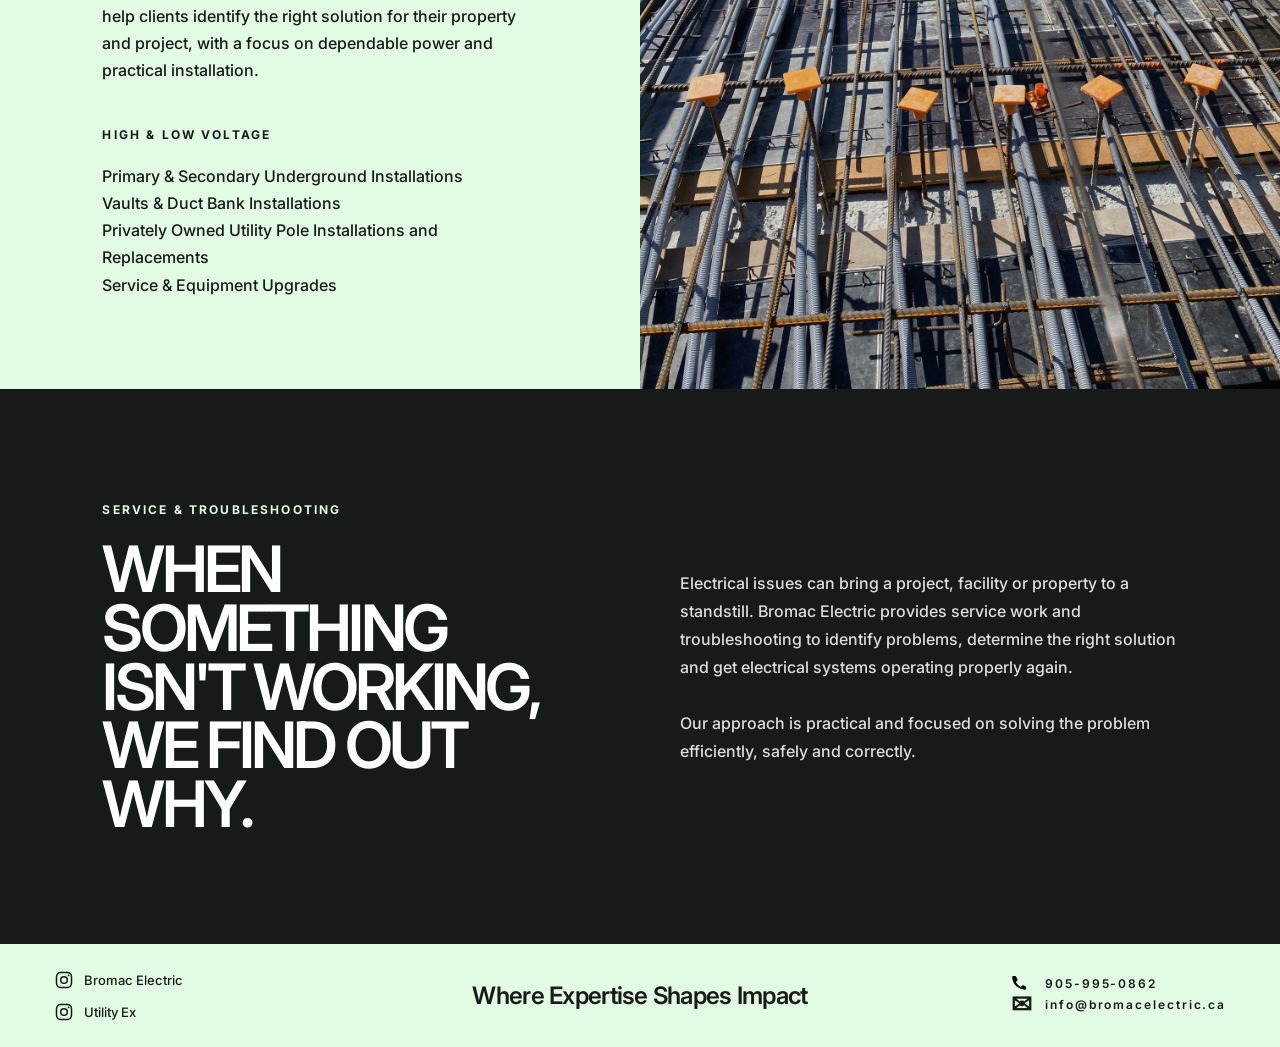
<file: bromac-services.html>
<!DOCTYPE html>
<html lang="en">

<head>
  <meta charset="UTF-8">
  <meta name="viewport" content="width=device-width, initial-scale=1.0">

  <meta name="description" content="Bromac Electric provides commercial, industrial and high-rise residential electrical construction, generator installation, service work and troubleshooting across Ontario.">

  <title>Services | Bromac Electric Inc.</title>

  <link rel="preconnect" href="https://fonts.googleapis.com">
  <link rel="preconnect" href="https://fonts.gstatic.com" crossorigin>

  <link href="https://fonts.googleapis.com/css2?family=Inter:wght@400;500;600;700&display=swap" rel="stylesheet">

  <link rel="stylesheet" href="style.css">

  <style>

    /* =========================
       SERVICES HERO
    ========================= */

    .services-hero {
      min-height: 560px;
      background: var(--mint);
      display: grid;
      grid-template-columns: 1fr 1fr;
      position: relative;
      overflow: hidden;
    }

    .services-hero-content {
      padding: 90px 8vw;
      display: flex;
      flex-direction: column;
      justify-content: center;
    }

    .services-eyebrow {
      font-size: 12px;
      font-weight: 700;
      letter-spacing: .18em;
      margin: 0 0 22px;
    }

    .services-hero h1 {
      margin: 0;
      font-size: clamp(52px, 7vw, 100px);
      line-height: .88;
      letter-spacing: -.065em;
      font-weight: 600;
      max-width: 650px;
    }

    .services-hero-text {
      margin-top: 35px;
      max-width: 510px;
      font-size: 17px;
      line-height: 1.65;
    }

    .services-hero-image {
      min-height: 560px;
      background:
        linear-gradient(rgba(23,26,24,.15), rgba(23,26,24,.15)),
        url("images/bromac-services.jpg") center center / cover no-repeat;
    }


 
/* =========================
   INTRO
========================= */

.services-intro {
  padding: 120px 8vw;
  display: grid;
  grid-template-columns: 1fr 1fr;
  gap: 80px;
  align-items: center;

  /* Background image + dark overlay */
  background:
    linear-gradient(rgba(23, 26, 24, 0.68), rgba(23, 26, 24, 0.93)),
    url("bromac-electric-misc.JPG") center center / cover no-repeat;

  color: #fff;
}

.services-intro h2 {
  margin: 0;
  font-size: clamp(34px, 4vw, 58px);
  line-height: .95;
  letter-spacing: -.055em;
  font-weight: 600;
  color: #fff;
}

.services-intro p {
  max-width: 520px;
  margin: 0;
  font-size: 16px;
  line-height: 1.75;
  color: #fff;
}



    /* =========================
       SERVICE SECTIONS
    ========================= */

    .service-section {
      display: grid;
      grid-template-columns: 1fr 1fr;
      min-height: 500px;
    }

    .service-image {
      min-height: 500px;
      background-size: cover;
      background-position: center;
    }

    .commercial-image {
      background-image:
        linear-gradient(rgba(23,26,24,.12), rgba(23,26,24,.12)),
        url("comm-service.jpeg");
    }



    .highrise-image {
      background-image:
        linear-gradient(rgba(23,26,24,.12), rgba(23,26,24,.12)),
        url("highrise-service.jpeg");
    }



    .service-content {
      padding: 90px 8vw;
      display: flex;
      flex-direction: column;
      justify-content: center;
    }

    .service-section:nth-child(odd) .service-content {
      background: var(--mint);
    }

    .service-section:nth-child(even) .service-content {
      background: #f5f5f5;
    }

    .service-content .eyebrow {
      margin: 0 0 18px;
      font-size: 12px;
      font-weight: 700;
      letter-spacing: .18em;
    }

    .service-content h2 {
      margin: 0 0 25px;
      font-size: clamp(28px, 3vw, 44px);
      line-height: .95;
      letter-spacing: -.045em;
      font-weight: 600;
    }

    .service-content p {
      max-width: 520px;
      margin: 0;
      font-size: 16px;
      line-height: 1.7;
    }


    /* =========================
       SERVICE WORK
    ========================= */

    .service-feature {
      background: var(--dark);
      color: #fff;
      padding: 110px 8vw;
      display: grid;
      grid-template-columns: 1fr 1fr;
      gap: 80px;
      align-items: center;
    }

    .service-feature h2 {
      margin: 0;
      font-size: clamp(42px, 5vw, 72px);
      line-height: .92;
      letter-spacing: -.06em;
      font-weight: 600;
    }

    .service-feature p {
      max-width: 520px;
      margin: 0;
      font-size: 16px;
      line-height: 1.75;
      color: #ddd;
    }

    .service-feature .eyebrow {
      margin-bottom: 20px;
      color: var(--mint);
      font-size: 12px;
      font-weight: 700;
      letter-spacing: .18em;
    }


    /* =========================
       SERVICE LIST
    ========================= */

    .service-list-section {
      padding: 100px 8vw;
      background: #fff;
    }

    .service-list-header {
      display: grid;
      grid-template-columns: 1fr 1fr;
      gap: 80px;
      margin-bottom: 65px;
    }

    .service-list-header h2 {
      margin: 0;
      font-size: clamp(38px, 5vw, 68px);
      line-height: .92;
      letter-spacing: -.06em;
      font-weight: 600;
    }

    .service-list-header p {
      max-width: 500px;
      margin: 0;
      font-size: 16px;
      line-height: 1.75;
    }

    .service-list {
      display: grid;
      grid-template-columns: repeat(2, 1fr);
      border-top: 1px solid #ddd;
    }

    .service-list-item {
      padding: 30px 20px 30px 0;
      border-bottom: 1px solid #ddd;
      font-size: 18px;
      font-weight: 600;
      display: flex;
      justify-content: space-between;
      align-items: center;
    }

    .service-list-item:nth-child(even) {
      padding-left: 30px;
      border-left: 1px solid #ddd;
    }

    .service-number {
      font-size: 12px;
      font-weight: 700;
      letter-spacing: .12em;
      color: #777;
    }


    /* =========================
       CTA
    ========================= */

    .services-cta {
      background: var(--mint);
      padding: 100px 8vw;
      display: grid;
      grid-template-columns: 1fr auto;
      gap: 50px;
      align-items: center;
    }

    .services-cta h2 {
      margin: 0;
      max-width: 750px;
      font-size: clamp(42px, 6vw, 80px);
      line-height: .92;
      letter-spacing: -.06em;
      font-weight: 600;
    }

    .cta-button {
      display: inline-flex;
      background: var(--dark);
      color: #fff;
      text-decoration: none;
      padding: 15px 24px;
      font-size: 14px;
      font-weight: 700;
      white-space: nowrap;
      transition: transform .2s ease;
    }

    .cta-button:hover {
      transform: translateY(-3px);
    }


    /* =========================
       MOBILE
    ========================= */

    @media (max-width: 900px) {

      .services-hero {
        grid-template-columns: 1fr;
      }

      .services-hero-content {
        padding: 75px 7vw;
      }

      .services-hero-image {
        min-height: 400px;
      }

      .services-intro {
        grid-template-columns: 1fr;
        gap: 45px;
        padding: 75px 7vw;
      }

      .service-section {
        grid-template-columns: 1fr;
      }

      .service-image {
        min-height: 380px;
      }

      .service-content {
        padding: 70px 7vw;
      }

      .service-feature {
        grid-template-columns: 1fr;
        gap: 40px;
        padding: 80px 7vw;
      }

      .service-list-section {
        padding: 75px 7vw;
      }

      .service-list-header {
        grid-template-columns: 1fr;
        gap: 35px;
      }

      .services-cta {
        grid-template-columns: 1fr;
        padding: 75px 7vw;
      }
    }


    @media (max-width: 680px) {

      .services-hero-content {
        padding: 65px 7vw;
      }

      .services-hero h1 {
        font-size: 58px;
      }

      .services-hero-text {
        font-size: 15px;
      }

      .services-hero-image {
        min-height: 300px;
      }

      .services-intro {
        padding: 65px 7vw;
      }

      .service-image {
        min-height: 300px;
      }

      .service-content {
        padding: 60px 7vw;
      }

      .service-feature {
        padding: 65px 7vw;
      }

      .service-list-section {
        padding: 65px 7vw;
      }

      .service-list {
        grid-template-columns: 1fr;
      }

      .service-list-item,
      .service-list-item:nth-child(even) {
        padding: 25px 0;
        border-left: none;
      }

      .services-cta {
        padding: 65px 7vw;
      }

    }

  </style>
</head>


<body>


<header class="site-header">



  <a href="index.html" class="brand" aria-label="Bromac Electric home">
  <img
    src="Bromac-Logo-Transparent.png"
    alt="Bromac Electric"
    class="brand-logo"
  >
</a>


  <button
    class="menu-toggle"
    aria-label="Open navigation"
    aria-expanded="false">

    <span></span>
    <span></span>
    <span></span>

  </button>


  <nav class="main-nav">

    <a href="bromac-services.html">
      BROMAC ELECTRIC INC.<br>
      SERVICES
    </a>

    <a href="utility-ex-services.html">
      UTILITY EX INC.<br>
      SERVICES
    </a>

    <a href="bromac-projects.html">
      PROJECTS
    </a>

    <a href="about-bromac.html">
      ABOUT US
    </a>

    <a href="contact-bromac.html">
      CONTACT US
    </a>

  </nav>

</header>


<main>


  



  <!-- INTRO -->

  <section class="services-intro">

    <h2>
      EXPERIENCE<br>
      BEHIND EVERY<br>
      CONNECTION.
    </h2>

    <p>
      With 46 years of electrical experience behind our team, Bromac
      Electric brings practical knowledge, dependable workmanship and
      a solutions-focused approach to every project. We work closely
      with owners, contractors and project teams to identify the right
      approach from planning through completion.
      <br><br>
      Whether it is a large-scale construction project or specialized
      service work, our goal is simple: provide quality electrical
      solutions that keep projects moving.
    </p>

  </section>



  <!-- COMMERCIAL/INDUSTRIAL -->

  <section class="service-section">

    <div class="service-image commercial-image"></div>

    <div class="service-content">

      <p class="eyebrow">
        <strong>COMMERCIAL</strong>
      </p>

    

      <p>
        Bromac Electric provides electrical construction services for
        commercial projects of varying sizes and scopes. From new
        construction to major renovations, we work with project teams
        to deliver reliable electrical systems that meet the demands
        of the space and the people who use it.
      </p>
<br><br>
            <p class="eyebrow">
        <strong>INDUSTRIAL</strong>
      </p>

      

      <p>
        Industrial environments require electrical systems designed
        around performance, reliability and demanding operating
        conditions. Bromac Electric works with owners and contractors
        to provide practical electrical solutions for industrial
        construction and facility projects.
      </p>

    </div>

  </section>



  <!-- HIGH RISE/GENERATORS -->

  <section class="service-section">

    <div class="service-content">

      <p class="eyebrow">
            <strong>HIGH-RISE RESIDENTIAL</strong>
      </p>

      

      <p>
         Bromac Electric provides electrical construction services for
        high-rise residential developments, working alongside owners,
        general contractors and other trades to coordinate complex
        projects from planning through completion.
      </p>
      <br><br>
      
      <p class="eyebrow">
       <strong>GENERATORS</strong> 
      </p>

    

      <p>
        Bromac Electric provides generator solutions for commercial,
        industrial and residential applications. We help clients
        identify the right solution for their property and project,
        with a focus on dependable power and practical installation.
      </p>
<br><br>
        <p class="eyebrow">
            <strong>HIGH & LOW VOLTAGE</strong>
      </p>

      <p>
        Primary & Secondary Underground Installations<br>
Vaults & Duct Bank Installations<br>
Privately Owned Utility Pole Installations and Replacements<br>
Service & Equipment Upgrades
      </p>

    </div>

    </div>

    <div class="service-image highrise-image"></div>

  </section>





  <!-- SERVICE & TROUBLESHOOTING -->

  <section class="service-feature">

    <div>

      <p class="eyebrow">
        SERVICE & TROUBLESHOOTING
      </p>

      <h2>
        WHEN SOMETHING<br>
        ISN'T WORKING,<br>
        WE FIND OUT WHY.
      </h2>

    </div>

    <p>
      Electrical issues can bring a project, facility or property to
      a standstill. Bromac Electric provides service work and
      troubleshooting to identify problems, determine the right
      solution and get electrical systems operating properly again.
      <br><br>
      Our approach is practical and focused on solving the problem
      efficiently, safely and correctly.
    </p>

  </section>

    <section class="quick-info" id="contact">
<div class="instagram-links">

  <a class="instagram-item" href="BROMAC-INSTAGRAM-URL" target="_blank" rel="noopener" aria-label="Bromac Electric Instagram">
    <svg viewBox="0 0 24 24" aria-hidden="true">
      <rect x="3" y="3" width="18" height="18" rx="5"></rect>
      <circle cx="12" cy="12" r="4"></circle>
      <circle cx="17.5" cy="6.5" r="1"></circle>
    </svg>
    <span>Bromac Electric</span>
  </a>

  <a class="instagram-item" href="UTILITY-EX-INSTAGRAM-URL" target="_blank" rel="noopener" aria-label="Utility Ex Instagram">
    <svg viewBox="0 0 24 24" aria-hidden="true">
      <rect x="3" y="3" width="18" height="18" rx="5"></rect>
      <circle cx="12" cy="12" r="4"></circle>
      <circle cx="17.5" cy="6.5" r="1"></circle>
    </svg>
    <span>Utility Ex</span>
  </a>

</div>


      <p class="tagline">Where Expertise Shapes Impact</p>

<div class="contact-details">

  <a href="tel:+19059950862">
    <span class="icon">
      <svg viewBox="0 0 24 24" aria-hidden="true">
        <path d="M21.7 16.9l-4.1-1.8c-.5-.2-1.1-.1-1.5.3l-1.8 1.8c-2.8-1.4-5.1-3.7-6.5-6.5l1.8-1.8c.4-.4.5-1 .3-1.5L8.1 3.3C7.9 2.8 7.4 2.5 6.8 2.5H4.2C3.5 2.5 3 3 3 3.7 3 13.2 10.8 21 20.3 21c.7 0 1.2-.5 1.2-1.2v-2.6c0-.6-.3-1.1-.8-1.3z"/>
      </svg>
    </span>
    <span>905-995-0862</span>
  </a>

  <a href="mailto:info@bromacelectric.ca">
    <span class="icon">✉</span>
    <span>info@bromacelectric.ca</span>
  </a>

</div>

</section>


 





</main>


<script src="script.js"></script>

</body>
</html>
</file>
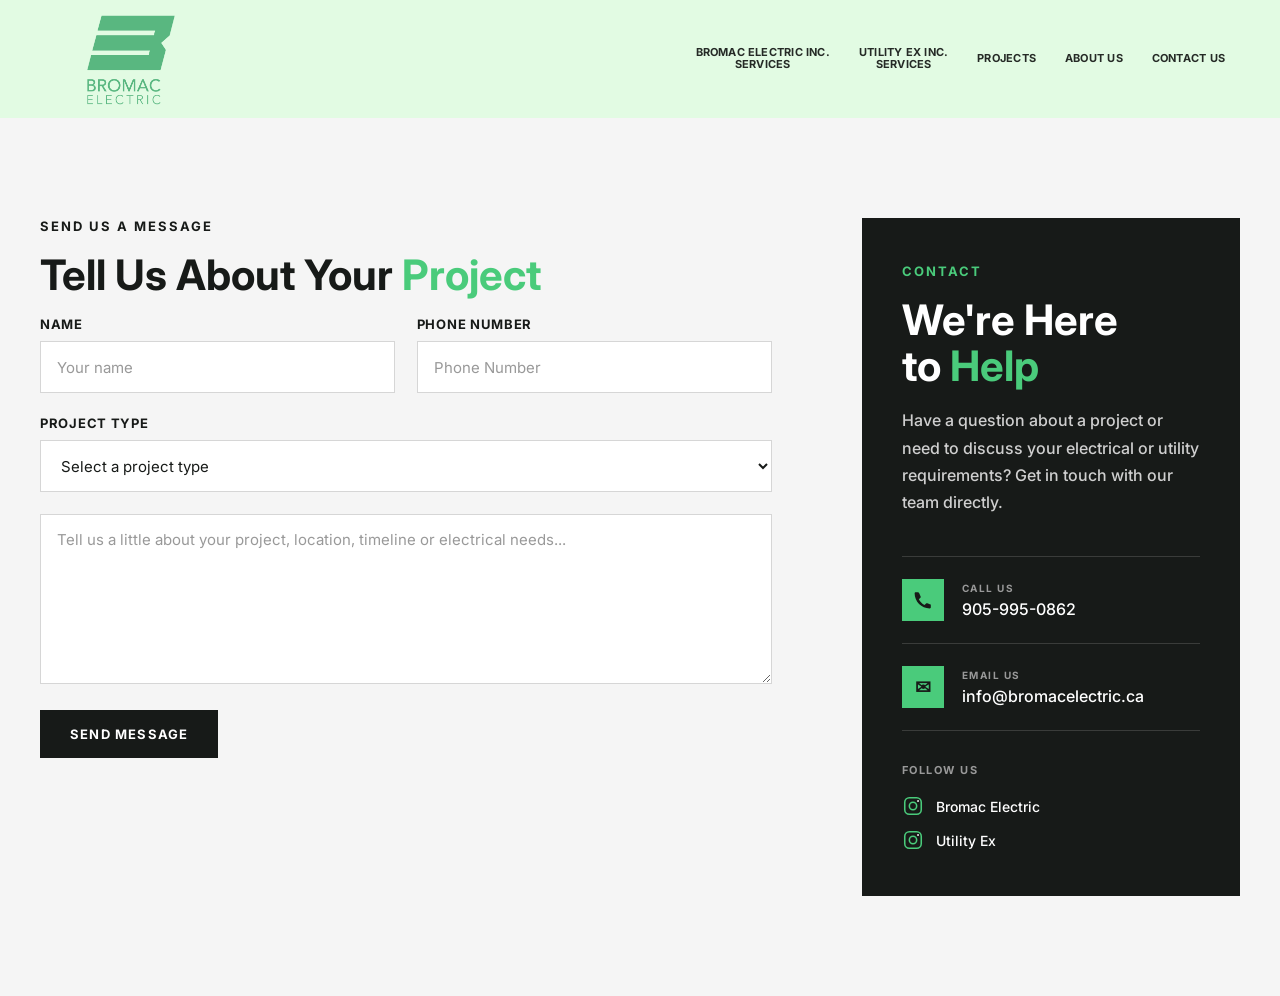
<file: contact-bromac.html>
<!DOCTYPE html>
<html lang="en">

<head>
  <meta charset="UTF-8">
  <meta name="viewport" content="width=device-width, initial-scale=1.0">

  <meta name="description" content="Contact Bromac Electric Inc. and Utility Ex Inc. for commercial, industrial, high-rise residential electrical, excavation, high voltage and generator services.">

  <title>Contact Us | Bromac Electric | Utility Ex</title>

  <link rel="preconnect" href="https://fonts.googleapis.com">
  <link rel="preconnect" href="https://fonts.gstatic.com" crossorigin>
  <link href="https://fonts.googleapis.com/css2?family=Inter:wght@400;500;600;700&display=swap" rel="stylesheet">

  <link rel="stylesheet" href="style.css">
</head>

<body>

  <!-- =========================================
       HEADER / NAVIGATION
  ========================================= -->

  <header class="site-header">

  <a href="index.html" class="brand" aria-label="Bromac Electric home">
  <img
    src="Bromac-Logo-Transparent.png"
    alt="Bromac Electric"
    class="brand-logo"
  >
</a>



    <button
      class="menu-toggle"
      aria-label="Open navigation"
      aria-expanded="false">

      <span></span>
      <span></span>
      <span></span>

    </button>


    <nav class="main-nav">

      <a href="bromac-services.html">
        BROMAC ELECTRIC INC.<br>
        SERVICES
      </a>

      <a href="utility-ex-services.html">
        UTILITY EX INC.<br>
        SERVICES
      </a>

      <a href="bromac-projects.html">
        PROJECTS
      </a>

      <a href="about-bromac.html">
        ABOUT US
      </a>

      <a href="contact-bromac.html">
        CONTACT US
      </a>

    </nav>

  </header>



  <main>





    <!-- =========================================
         CONTACT SECTION
    ========================================= -->

    <section class="contact-section">

      <div class="contact-container">


        <!-- CONTACT FORM -->

        <div class="contact-form-wrapper">

          <span class="section-label">
            SEND US A MESSAGE
          </span>

          <h2>
            Tell Us About Your <em>Project</em>
          </h2>

       


          <form
            action="#"
            method="POST"
            class="contact-form">


            <div class="form-row">

              <div class="form-group">

                <label for="contact_name">
                  Name
                </label>

                <input
                  type="text"
                  id="contact_name"
                  name="contact_name"
                  placeholder="Your name"
                  required>

              </div>


              <div class="form-group">

                <label for="contact_company">
                  Phone Number
                </label>

                <input
                  type="text"
                  id="Phone_Number"
                  name="Phone_Number"
                  placeholder="Phone Number">

              </div>

            </div>







            <div class="form-group">

              <label for="project_type">
                Project Type
              </label>

              <select
                id="project_type"
                name="project_type"
                required>

                <option value="" selected disabled>
                  Select a project type
                </option>

                <option value="commercial">
                  Commercial Electrical
                </option>

                <option value="industrial">
                  Industrial Electrical
                </option>

                <option value="high-rise">
                  High-Rise Residential
                </option>

                <option value="residential">
                  Residential
                </option>

                <option value="generators">
                  Generators
                </option>

                <option value="excavation">
                  Utility Excavation
                </option>

                <option value="high-voltage">
                  High Voltage
                </option>

                <option value="service">
                  Service Work &amp; Troubleshooting
                </option>

                <option value="other">
                  Other
                </option>

              </select>

            </div>



            <div class="form-group">


              <textarea
                id="contact_message"
                name="contact_message"
                rows="7"
                placeholder="Tell us a little about your project, location, timeline or electrical needs..."
                required></textarea>

            </div>



            <button
              type="submit"
              class="contact-submit">

              SEND MESSAGE

            </button>

          </form>

        </div>



        <!-- CONTACT INFORMATION -->

        <aside class="contact-info">

          <span class="section-label">
            CONTACT
          </span>

          <h2>
            We're Here<br>
            to <em>Help</em>
          </h2>

          <p>
            Have a question about a project or need to discuss
            your electrical or utility requirements?
            Get in touch with our team directly.
          </p>



          <div class="contact-info-items">


            <!-- PHONE -->

            <a
              href="tel:+19059950862"
              class="contact-info-item">

              <span class="contact-icon">

                <svg
                  viewBox="0 0 24 24"
                  aria-hidden="true">

                  <path d="M21.7 16.9l-4.1-1.8c-.5-.2-1.1-.1-1.5.3l-1.8 1.8c-2.8-1.4-5.1-3.7-6.5-6.5l1.8-1.8c.4-.4.5-1 .3-1.5L8.1 3.3C7.9 2.8 7.4 2.5 6.8 2.5H4.2C3.5 2.5 3 3 3 3.7 3 13.2 10.8 21 20.3 21c.7 0 1.2-.5 1.2-1.2v-2.6c0-.6-.3-1.1-.8-1.3z"/>

                </svg>

              </span>

              <span>
                <small>CALL US</small>
                <strong>905-995-0862</strong>
              </span>

            </a>



            <!-- EMAIL -->

            <a
              href="mailto:info@bromacelectric.ca"
              class="contact-info-item">

              <span class="contact-icon email-icon">
                ✉
              </span>

              <span>
                <small>EMAIL US</small>
                <strong>info@bromacelectric.ca</strong>
              </span>

            </a>

          </div>



          <!-- INSTAGRAM -->

          <div class="contact-social">

            <span class="social-heading">
              FOLLOW US
            </span>


            <div class="instagram-links">

              <a
                class="instagram-item"
                href="BROMAC-INSTAGRAM-URL"
                target="_blank"
                rel="noopener"
                aria-label="Bromac Electric Instagram">

                <svg
                  viewBox="0 0 24 24"
                  aria-hidden="true">

                  <rect
                    x="3"
                    y="3"
                    width="18"
                    height="18"
                    rx="5"></rect>

                  <circle
                    cx="12"
                    cy="12"
                    r="4"></circle>

                  <circle
                    cx="17.5"
                    cy="6.5"
                    r="1"></circle>

                </svg>

                <span>
                  Bromac Electric
                </span>

              </a>



              <a
                class="instagram-item"
                href="UTILITY-EX-INSTAGRAM-URL"
                target="_blank"
                rel="noopener"
                aria-label="Utility Ex Instagram">

                <svg
                  viewBox="0 0 24 24"
                  aria-hidden="true">

                  <rect
                    x="3"
                    y="3"
                    width="18"
                    height="18"
                    rx="5"></rect>

                  <circle
                    cx="12"
                    cy="12"
                    r="4"></circle>

                  <circle
                    cx="17.5"
                    cy="6.5"
                    r="1"></circle>

                </svg>

                <span>
                  Utility Ex
                </span>

              </a>

            </div>

          </div>

        </aside>

      </div>

    </section>



    

  </main>



 



  <script src="script.js"></script>

</body>
</html>
</file>
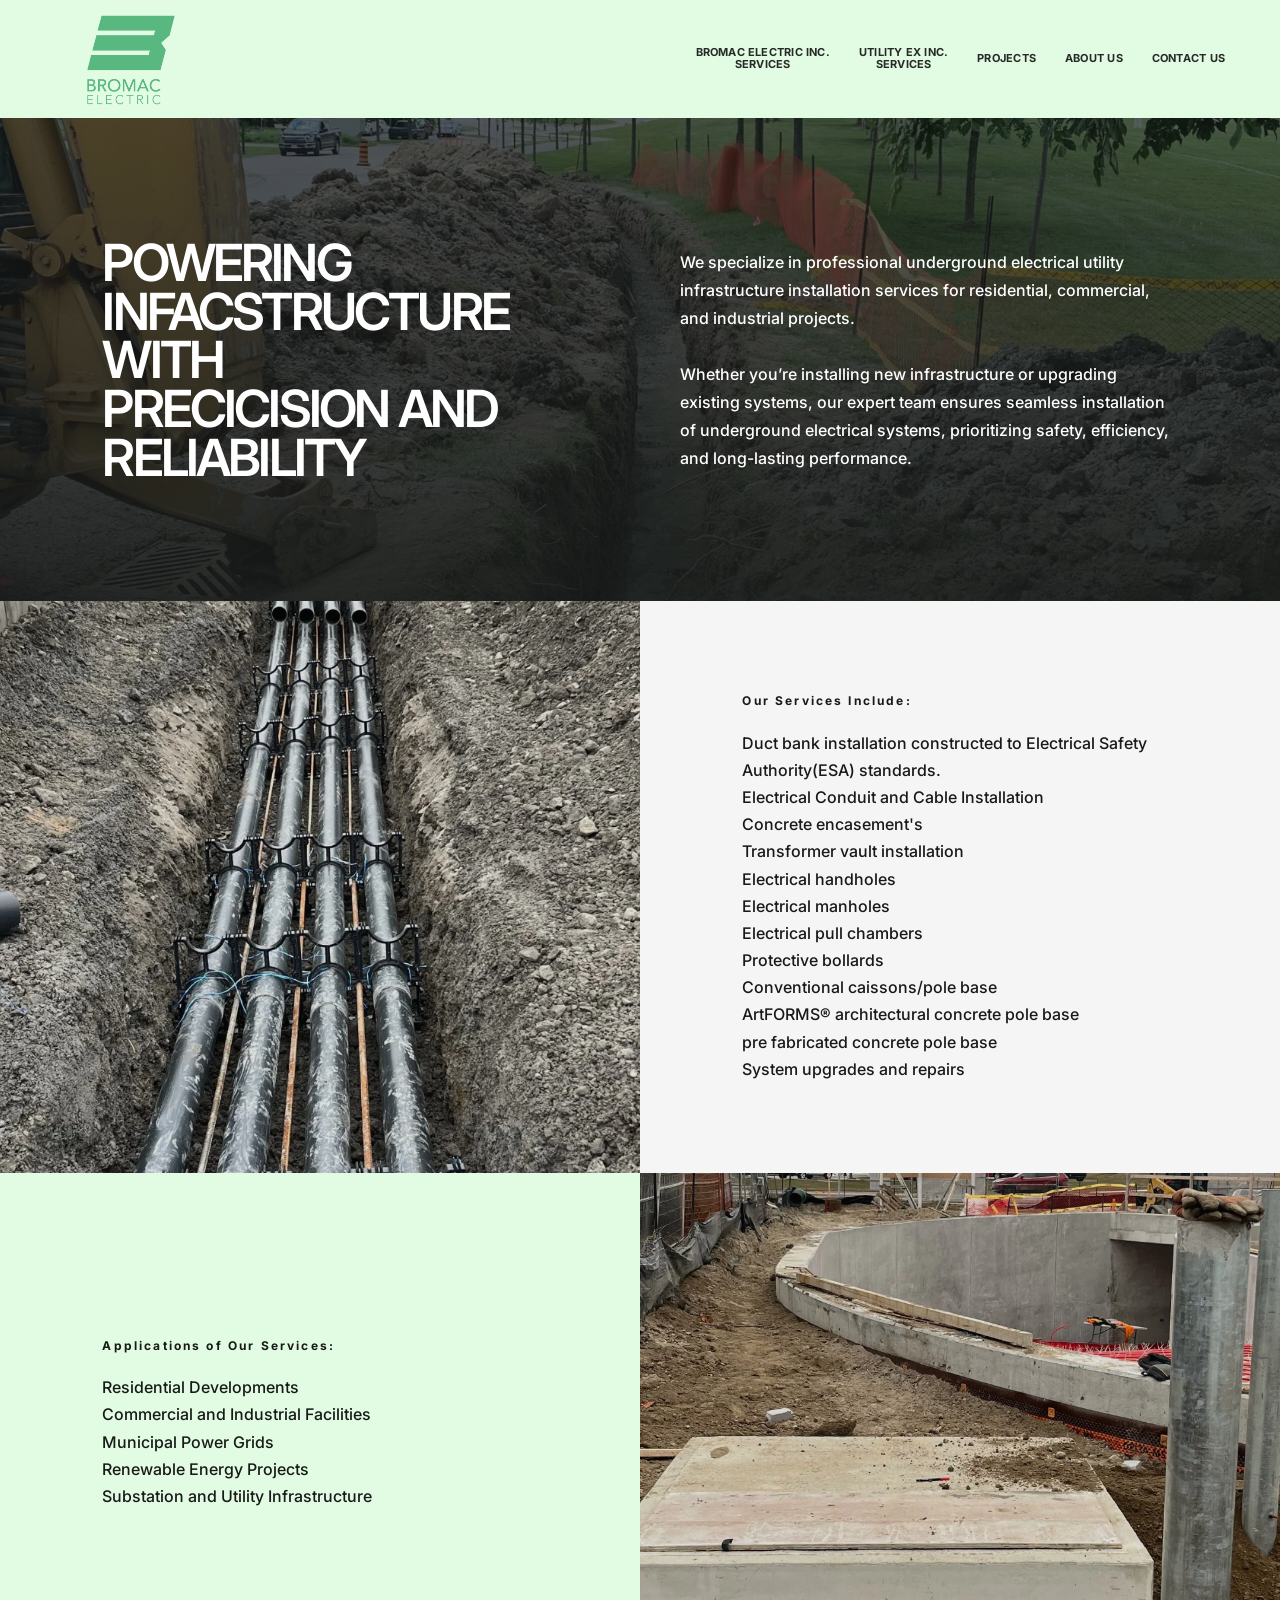
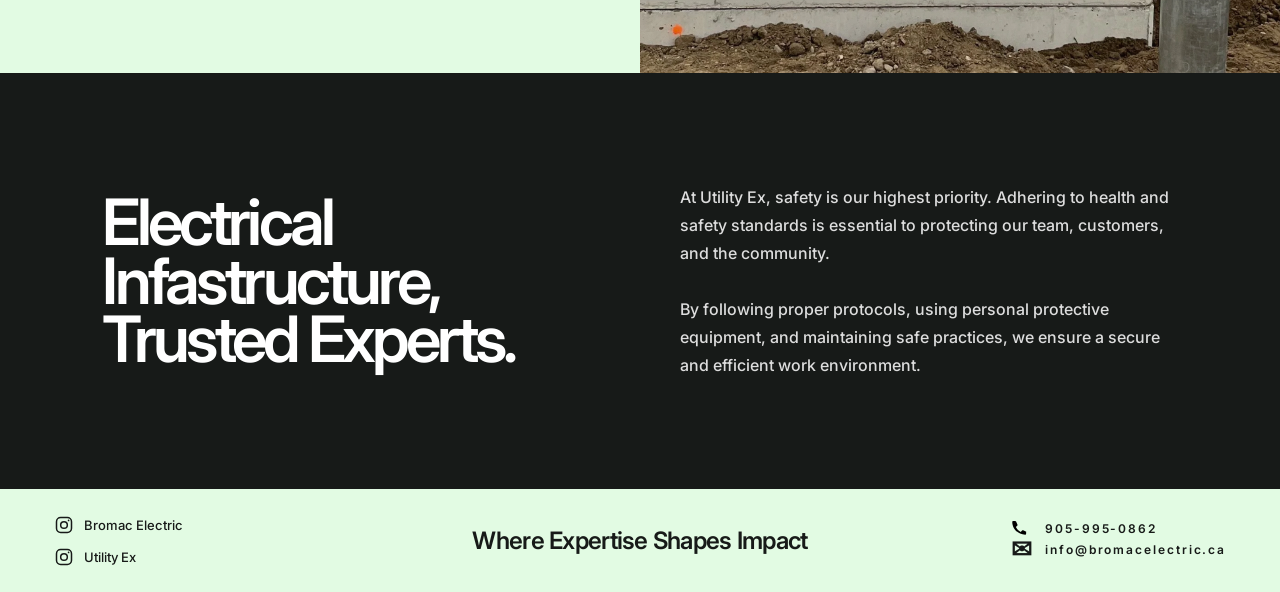
<file: utility-ex-services.html>
<!DOCTYPE html>
<html lang="en">

<head>
  <meta charset="UTF-8">
  <meta name="viewport" content="width=device-width, initial-scale=1.0">

  <meta name="description" content="Bromac Electric provides commercial, industrial and high-rise residential electrical construction, generator installation, service work and troubleshooting across Ontario.">

  <title>Services | Utility Ex </title>

  <link rel="preconnect" href="https://fonts.googleapis.com">
  <link rel="preconnect" href="https://fonts.gstatic.com" crossorigin>

  <link href="https://fonts.googleapis.com/css2?family=Inter:wght@400;500;600;700&display=swap" rel="stylesheet">

  <link rel="stylesheet" href="style.css">

  <style>

    /* =========================
       SERVICES HERO
    ========================= */

    .services-hero {
      min-height: 560px;
      background: var(--mint);
      display: grid;
      grid-template-columns: 1fr 1fr;
      position: relative;
      overflow: hidden;
    }

    .services-hero-content {
      padding: 90px 8vw;
      display: flex;
      flex-direction: column;
      justify-content: center;
    }

    .services-eyebrow {
      font-size: 12px;
      font-weight: 700;
      letter-spacing: .18em;
      margin: 0 0 22px;
    }

    .services-hero h1 {
      margin: 0;
      font-size: clamp(52px, 7vw, 100px);
      line-height: .88;
      letter-spacing: -.065em;
      font-weight: 600;
      max-width: 650px;
    }

    .services-hero-text {
      margin-top: 35px;
      max-width: 510px;
      font-size: 17px;
      line-height: 1.65;
    }

    .services-hero-image {
      min-height: 560px;
      background:
        linear-gradient(rgba(23,26,24,.15), rgba(23,26,24,.15)),
        url("images/bromac-services.jpg") center center / cover no-repeat;
    }


 
/* =========================
   INTRO
========================= */

.services-intro {
  padding: 120px 8vw;
  display: grid;
  grid-template-columns: 1fr 1fr;
  gap: 80px;
  align-items: center;

  /* Background image + dark overlay */
  background:
    linear-gradient(rgba(23, 26, 24, 0.68), rgba(23, 26, 24, 0.93)),
    url("utility-ex-services.png") center center / cover no-repeat;

  color: #fff;
}

.services-intro h2 {
  margin: 0;
  font-size: clamp(34px, 4vw, 58px);
  line-height: .95;
  letter-spacing: -.055em;
  font-weight: 600;
  color: #fff;
}

.services-intro p {
  max-width: 520px;
  margin: 0;
  font-size: 16px;
  line-height: 1.75;
  color: #fff;
}



    /* =========================
       SERVICE SECTIONS
    ========================= */

    .service-section {
      display: grid;
      grid-template-columns: 1fr 1fr;
      min-height: 500px;
    }

    .service-image {
      min-height: 500px;
      background-size: cover;
      background-position: center;
    }

    .service-image {
      background-image:
        linear-gradient(rgba(23,26,24,.12), rgba(23,26,24,.12)),
        url("utility-ex-services2.png");
    }



    .app-image {
      background-image:
        linear-gradient(rgba(23,26,24,.12), rgba(23,26,24,.12)),
        url("utility-ex-services3.png");
    }



    .service-content {
      padding: 90px 8vw;
      display: flex;
      flex-direction: column;
      justify-content: center;
    }

    .service-section:nth-child(odd) .service-content {
      background: var(--mint);
    }

    .service-section:nth-child(even) .service-content {
      background: #f5f5f5;
    }

    .service-content .eyebrow {
      margin: 0 0 18px;
      font-size: 12px;
      font-weight: 700;
      letter-spacing: .18em;
    }

    .service-content h2 {
      margin: 0 0 25px;
      font-size: clamp(28px, 3vw, 44px);
      line-height: .95;
      letter-spacing: -.045em;
      font-weight: 600;
    }

    .service-content p {
      max-width: 520px;
      margin: 0;
      font-size: 16px;
      line-height: 1.7;
    }


    /* =========================
       SERVICE WORK
    ========================= */

    .service-feature {
      background: var(--dark);
      color: #fff;
      padding: 110px 8vw;
      display: grid;
      grid-template-columns: 1fr 1fr;
      gap: 80px;
      align-items: center;
    }

    .service-feature h2 {
      margin: 0;
      font-size: clamp(42px, 5vw, 72px);
      line-height: .92;
      letter-spacing: -.06em;
      font-weight: 600;
    }

    .service-feature p {
      max-width: 520px;
      margin: 0;
      font-size: 16px;
      line-height: 1.75;
      color: #ddd;
    }

    .service-feature .eyebrow {
      margin-bottom: 20px;
      color: var(--mint);
      font-size: 12px;
      font-weight: 700;
      letter-spacing: .18em;
    }


    /* =========================
       SERVICE LIST
    ========================= */

    .service-list-section {
      padding: 100px 8vw;
      background: #fff;
    }

    .service-list-header {
      display: grid;
      grid-template-columns: 1fr 1fr;
      gap: 80px;
      margin-bottom: 65px;
    }

    .service-list-header h2 {
      margin: 0;
      font-size: clamp(38px, 5vw, 68px);
      line-height: .92;
      letter-spacing: -.06em;
      font-weight: 600;
    }

    .service-list-header p {
      max-width: 500px;
      margin: 0;
      font-size: 16px;
      line-height: 1.75;
    }

    .service-list {
      display: grid;
      grid-template-columns: repeat(2, 1fr);
      border-top: 1px solid #ddd;
    }

    .service-list-item {
      padding: 30px 20px 30px 0;
      border-bottom: 1px solid #ddd;
      font-size: 18px;
      font-weight: 600;
      display: flex;
      justify-content: space-between;
      align-items: center;
    }

    .service-list-item:nth-child(even) {
      padding-left: 30px;
      border-left: 1px solid #ddd;
    }

    .service-number {
      font-size: 12px;
      font-weight: 700;
      letter-spacing: .12em;
      color: #777;
    }


    /* =========================
       CTA
    ========================= */

    .services-cta {
      background: var(--mint);
      padding: 100px 8vw;
      display: grid;
      grid-template-columns: 1fr auto;
      gap: 50px;
      align-items: center;
    }

    .services-cta h2 {
      margin: 0;
      max-width: 750px;
      font-size: clamp(42px, 6vw, 80px);
      line-height: .92;
      letter-spacing: -.06em;
      font-weight: 600;
    }

    .cta-button {
      display: inline-flex;
      background: var(--dark);
      color: #fff;
      text-decoration: none;
      padding: 15px 24px;
      font-size: 14px;
      font-weight: 700;
      white-space: nowrap;
      transition: transform .2s ease;
    }

    .cta-button:hover {
      transform: translateY(-3px);
    }


    /* =========================
       MOBILE
    ========================= */

    @media (max-width: 900px) {

      .services-hero {
        grid-template-columns: 1fr;
      }

      .services-hero-content {
        padding: 75px 7vw;
      }

      .services-hero-image {
        min-height: 400px;
      }

      .services-intro {
        grid-template-columns: 1fr;
        gap: 45px;
        padding: 75px 7vw;
      }

      .service-section {
        grid-template-columns: 1fr;
      }

      .service-image {
        min-height: 380px;
      }

      .service-content {
        padding: 70px 7vw;
      }

      .service-feature {
        grid-template-columns: 1fr;
        gap: 40px;
        padding: 80px 7vw;
      }

      .service-list-section {
        padding: 75px 7vw;
      }

      .service-list-header {
        grid-template-columns: 1fr;
        gap: 35px;
      }

      .services-cta {
        grid-template-columns: 1fr;
        padding: 75px 7vw;
      }
    }


    @media (max-width: 680px) {

      .services-hero-content {
        padding: 65px 7vw;
      }

      .services-hero h1 {
        font-size: 58px;
      }

      .services-hero-text {
        font-size: 15px;
      }

      .services-hero-image {
        min-height: 300px;
      }

      .services-intro {
        padding: 65px 7vw;
      }

      .service-image {
        min-height: 300px;
      }

      .service-content {
        padding: 60px 7vw;
      }

      .service-feature {
        padding: 65px 7vw;
      }

      .service-list-section {
        padding: 65px 7vw;
      }

      .service-list {
        grid-template-columns: 1fr;
      }

      .service-list-item,
      .service-list-item:nth-child(even) {
        padding: 25px 0;
        border-left: none;
      }

      .services-cta {
        padding: 65px 7vw;
      }

    }

  </style>
</head>


<body>


<header class="site-header">

  <a href="index.html" class="brand" aria-label="Bromac Electric home">
  <img
    src="Bromac-Logo-Transparent.png"
    alt="Bromac Electric"
    class="brand-logo"
  >
</a>



  <button
    class="menu-toggle"
    aria-label="Open navigation"
    aria-expanded="false">

    <span></span>
    <span></span>
    <span></span>

  </button>


  <nav class="main-nav">

    <a href="bromac-services.html">
      BROMAC ELECTRIC INC.<br>
      SERVICES
    </a>

    <a href="utility-ex-services.html">
      UTILITY EX INC.<br>
      SERVICES
    </a>

    <a href="bromac-projects.html">
      PROJECTS
    </a>

    <a href="about-bromac.html">
      ABOUT US
    </a>

    <a href="contact-bromac.html">
      CONTACT US
    </a>

  </nav>

</header>


<main>


  



  <!-- INTRO -->

  <section class="services-intro">

    <h2>
      POWERING INFACSTRUCTURE WITH <br>
      PRECICISION AND RELIABILITY
    </h2>

    <p>
We specialize in professional underground electrical utility infrastructure installation services for residential, commercial, and industrial projects.<br><br>

Whether you’re installing new infrastructure or upgrading existing systems, our expert team ensures seamless installation of underground electrical systems, prioritizing safety, efficiency, and long-lasting performance.
    </p>

  </section>



  <!-- SERVICES -->

  <section class="service-section">

    <div class="service-image service-image"></div>

    <div class="service-content">

      <p class="eyebrow">
        <strong>Our Services Include:</strong>
      </p>

    

      <p>
      Duct bank installation constructed to Electrical Safety Authority(ESA) standards.<br>

Electrical Conduit and Cable Installation<br>

Concrete encasement's<br>

Transformer vault installation<br>

Electrical handholes<br>

Electrical manholes<br>

Electrical pull chambers<br>

Protective bollards<br>
Conventional caissons/pole base <br>

ArtFORMS® architectural concrete pole base<br>

pre fabricated concrete pole base<br>

System upgrades and repairs<br>
      </p>


    </div>

  </section>



  <!-- APPS -->

  <section class="service-section">

    <div class="service-content">

      <p class="eyebrow">
            <strong>Applications of Our Services:</strong>
      </p>

      

      <p>
        Residential Developments<br>

Commercial and Industrial Facilities<br>

Municipal Power Grids<br>

Renewable Energy Projects<br>

Substation and Utility Infrastructure<br>
      </p>


    </div>

    </div>

    <div class="service-image app-image"></div>

  </section>
  <section class="service-feature">

    <div>

    

      <h2>
     Electrical Infastructure, Trusted Experts.
      </h2>

    </div>

    <p>
     At Utility Ex, safety is our highest priority. Adhering to health and safety standards is essential to protecting our team, customers, and the community.
      <br><br>
     By following proper protocols, using personal protective equipment, and maintaining safe practices, we ensure a secure and efficient work environment. 
    </p>

  </section>




 
    <section class="quick-info" id="contact">
<div class="instagram-links">

  <a class="instagram-item" href="BROMAC-INSTAGRAM-URL" target="_blank" rel="noopener" aria-label="Bromac Electric Instagram">
    <svg viewBox="0 0 24 24" aria-hidden="true">
      <rect x="3" y="3" width="18" height="18" rx="5"></rect>
      <circle cx="12" cy="12" r="4"></circle>
      <circle cx="17.5" cy="6.5" r="1"></circle>
    </svg>
    <span>Bromac Electric</span>
  </a>

  <a class="instagram-item" href="UTILITY-EX-INSTAGRAM-URL" target="_blank" rel="noopener" aria-label="Utility Ex Instagram">
    <svg viewBox="0 0 24 24" aria-hidden="true">
      <rect x="3" y="3" width="18" height="18" rx="5"></rect>
      <circle cx="12" cy="12" r="4"></circle>
      <circle cx="17.5" cy="6.5" r="1"></circle>
    </svg>
    <span>Utility Ex</span>
  </a>

</div>


      <p class="tagline">Where Expertise Shapes Impact</p>

<div class="contact-details">

  <a href="tel:+19059950862">
    <span class="icon">
      <svg viewBox="0 0 24 24" aria-hidden="true">
        <path d="M21.7 16.9l-4.1-1.8c-.5-.2-1.1-.1-1.5.3l-1.8 1.8c-2.8-1.4-5.1-3.7-6.5-6.5l1.8-1.8c.4-.4.5-1 .3-1.5L8.1 3.3C7.9 2.8 7.4 2.5 6.8 2.5H4.2C3.5 2.5 3 3 3 3.7 3 13.2 10.8 21 20.3 21c.7 0 1.2-.5 1.2-1.2v-2.6c0-.6-.3-1.1-.8-1.3z"/>
      </svg>
    </span>
    <span>905-995-0862</span>
  </a>

  <a href="mailto:info@bromacelectric.ca">
    <span class="icon">✉</span>
    <span>info@bromacelectric.ca</span>
  </a>

</div>

</section>


 





</main>


<script src="script.js"></script>

</body>
</html>
</file>
<file: style.css>
* {
  box-sizing: border-box;
}

:root {
  --mint: #e2fbe3;
  --green: #4acb7b;
  --dark: #171a18;
  --gray: #d6d6d6;
  --line: #ffffff;
}

.brand-mark i {
  background-color: #4acb7b !important;
}

html {
  scroll-behavior: smooth;
}* {
  box-sizing: border-box;
}

:root {
  --mint: #e2fbe3;
  --green: #4acb7b;
  --dark: #171a18;
  --gray: #d6d6d6;
  --line: #ffffff;
}

.brand-mark i {
  background-color: #4acb7b !important;
}

html {
  scroll-behavior: smooth;
}

body {
  margin: 0;
  font-family: "Inter", Arial, sans-serif;
  color: var(--dark);
  background: #fff;
}

.site-header {
  height: 118px;
  background: var(--mint);
  display: flex;
  align-items: center;
  justify-content: space-between;
  padding: 0 4.3vw;
  position: relative;
  z-index: 20;
}

.brand {
  display: flex;
  align-items: center;
  gap: 18px;
  text-decoration: none;
  color: var(--green);
}

.brand-name {
  font-size: 25px;
  line-height: .95;
  letter-spacing: .08em;
  font-weight: 500;
}

.brand-name b {
  font-weight: 500;
}

.brand-mark {
  width: 68px;
  height: 50px;
  display: flex;
  flex-direction: column;
  justify-content: space-between;
  transform: skew(-12deg);
}

.brand-mark i {
  display: block;
  width: 68px;
  height: 11px;
  background: var(--green);
  border-radius: 1px;
}

.main-nav {
  display: flex;
  align-items: center;
  gap: 29px;
}

.main-nav a {
  color: #252a26;
  text-decoration: none;
  font-size: 10px;
  line-height: 1.05;
  font-weight: 500;
  text-align: center;
  letter-spacing: .02em;
  transition: opacity .2s ease;
}

.main-nav a:hover {
  opacity: .55;
}

.menu-toggle {
  display: none;
  background: transparent;
  border: 0;
  padding: 8px;
  cursor: pointer;
}

.menu-toggle span {
  display: block;
  width: 27px;
  height: 2px;
  margin: 5px 0;
  background: var(--dark);
}



.image-placeholder {
  position: absolute;
  inset: 0;
  background:
    linear-gradient(rgba(214,214,214,.84), rgba(214,214,214,.84)),
    radial-gradient(circle at 35% 40%, #b9b9b9 0, #dcdcdc 48%, #c7c7c7 100%);
  display: flex;
  flex-direction: column;
  justify-content: center;
  align-items: center;
  color: #858585;
  text-align: center;
  text-transform: uppercase;
  font-size: 16px;
  letter-spacing: .02em;
  padding-bottom: 80px;
}

.image-placeholder small {
  font-size: 13px;
  text-transform: none;
  margin-top: 3px;
}

.panel-footer {
  position: absolute;
  left: 4%;
  right: 4%;
  bottom: 18px;
  z-index: 4;
}

.panel-footer h1 {
  font-size: 15px;
  font-weight: 500;
  margin: 0 0 10px;
  padding-bottom: 8px;
  border-bottom: 3px solid var(--line);
  letter-spacing: -.01em;
}

.learn-more {
  display: inline-flex;
  background: var(--mint);
  color: var(--dark);
  text-decoration: none;
  padding: 7px 14px;
  font-size: 14px;
  font-weight: 500;
  transition: transform .2s ease, background .2s ease;
}

.learn-more:hover {
  transform: translateY(-2px);
  background: #f2fff3;
}


.quick-info {
  min-height: 103px;
  background: var(--mint);
  display: grid;
  grid-template-columns: 170px 1fr 310px;
  align-items: center;
  gap: 25px;
  padding: 0 4.2vw;
}

.insta {
  color: var(--dark);
  text-decoration: none;
  display: flex;
  flex-direction: column;
  font-size: 15px;
  line-height: 1.1;
  font-weight: 500;
}

.tagline {
  margin: 0;
  text-align: center;
  font-size: 24px;
  font-weight: 500;
  letter-spacing: -.03em;
}



.icon {
  font-size: 25px;
  width: 22px;
  text-align: center;
  line-height: 1;
  letter-spacing: 0;
}

.below-fold {
  min-height: 330px;
  padding: 90px 8vw;
  display: grid;
  grid-template-columns: 1fr 1fr;
  gap: 90px;
  align-items: start;
}

.below-fold + .below-fold {
  border-top: 1px solid #ddd;
}

.eyebrow {
  margin: 0 0 15px;
  font-size: 12px;
  letter-spacing: .18em;
  font-weight: 600;
}

.below-fold h2 {
  max-width: 600px;
  margin: 0;
  font-size: clamp(34px, 4vw, 58px);
  line-height: .98;
  letter-spacing: -.05em;
  font-weight: 500;
}

.below-fold > p {
  margin: 30px 0 0;
  max-width: 510px;
  font-size: 17px;
  line-height: 1.65;
}

.about {
  background: #f7f7f7;
}

@media (max-width: 900px) {
  .site-header {
    height: 95px;
    padding: 0 5vw;
  }

  .brand-name {
    font-size: 20px;
  }

  .brand-mark,
  .brand-mark i {
    width: 54px;
  }

  .brand-mark {
    height: 42px;
  }

  .main-nav {
    gap: 15px;
  }

  .main-nav a {
    font-size: 8px;
  }



  .quick-info {
    grid-template-columns: 100px 1fr 240px;
  }

  .tagline {
    font-size: 19px;
  }
}

@media (max-width: 680px) {
  .site-header {
    height: 82px;
  }

  .main-nav {
    display: none;
    position: absolute;
    top: 82px;
    left: 0;
    right: 0;
    background: var(--mint);
    padding: 22px 6vw 28px;
    flex-direction: column;
    gap: 19px;
    border-top: 1px solid rgba(0,0,0,.08);
  }

  .main-nav.open {
    display: flex;
  }

  .main-nav a {
    font-size: 11px;
  }

  .menu-toggle {
    display: block;
  }



  .hero-panel {
    height: 420px;
  }



  .panel-footer {
    left: 6%;
    right: 6%;
  }

  .quick-info {
    min-height: 190px;
    padding: 25px 7vw;
    grid-template-columns: 1fr 1fr;
    gap: 24px;
  }

  .tagline {
    grid-column: 1 / -1;
    grid-row: 1;
    text-align: left;
    font-size: 21px;
  }

  .insta {
    grid-row: 2;
  }


  .contact-details a {
    font-size: 10px;
    letter-spacing: .08em;
  }

  .below-fold {
    min-height: 0;
    padding: 65px 7vw;
    display: block;
  }

  .below-fold > p {
    margin-top: 35px;
  }
}

.bolt-divider {
  position: absolute;
  z-index: 10;
  pointer-events: none;
}

/* DESKTOP */
.bolt-divider {
  top: 0;
  bottom: 0;
  left: 50%;
  width: 82px;
  transform: translateX(-50%);
}

.bolt-desktop {
  display: block;
  width: 100%;
  height: 100%;
}






/* Make overall text slightly bolder */
body {
  margin: 0;
  font-family: "Inter", Arial, sans-serif;
  color: var(--dark);
  background: #fff;
  font-weight: 500;
}

/* Logo */
.brand-name {
  font-size: 25px;
  line-height: .95;
  letter-spacing: .08em;
  font-weight: 600;
}

.brand-name b {
  font-weight: 600;
}

/* Navigation */
.main-nav a {
  color: #252a26;
  text-decoration: none;
  font-size: 10px;
  line-height: 1.05;
  font-weight: 600;
  text-align: center;
  letter-spacing: .02em;
}

/* Hero titles */
.panel-footer h1 {
  font-size: 15px;
  font-weight: 1000;
  margin: 0 0 10px;
  padding-bottom: 8px;
  border-bottom: 3px solid var(--line);
  letter-spacing: -.01em;
  text-shadow:
    2px 2px 3px rgba(0, 0, 0, 0.9),
    0 0 8px rgba(0, 0, 0, 0.9);
}

/* Learn More button */
.learn-more {
  display: inline-flex;
  background: var(--mint);
  color: var(--dark);
  text-decoration: none;
  padding: 7px 14px;
  font-size: 14px;
  font-weight: 600;
}

/* Instagram */
.insta {
  color: var(--dark);
  text-decoration: none;
  display: flex;
  flex-direction: column;
  font-size: 15px;
  line-height: 1.1;
  font-weight: 600;
}

/* Main tagline */
.tagline {
  margin: 0;
  text-align: center;
  font-size: 24px;
  font-weight: 600;
  letter-spacing: -.03em;
}

/* Contact information */
.contact-details a {
  color: var(--dark);
  text-decoration: none;
  font-size: 12px;
  letter-spacing: .16em;
  display: flex;
  align-items: center;
  gap: 13px;
  font-weight: 600;
}

/* Section eyebrow */
.eyebrow {
  margin: 0 0 15px;
  font-size: 12px;
  letter-spacing: .18em;
  font-weight: 700;
}

/* Large headings */
.below-fold h2 {
  max-width: 600px;
  margin: 0;
  font-size: clamp(34px, 4vw, 58px);
  line-height: .98;
  letter-spacing: -.05em;
  font-weight: 600;
}

/* Body text */
.below-fold > p {
  margin: 30px 0 0;
  max-width: 510px;
  font-size: 17px;
  line-height: 1.65;
  font-weight: 500;
}

.main-nav a {
  color: #252a26;
  text-decoration: none;
  font-size: 10px;
  line-height: 1.05;
  font-weight: 700;
  text-align: center;
  letter-spacing: .02em;
  transition: opacity .2s ease;
}

.main-nav a:hover {
  opacity: .55;
}

.main-nav a {
  font-size: 11px;
  font-weight: 700;
}

.quick-info {
  min-height: 103px;
  background: var(--mint);
  display: flex;
  align-items: center;
  justify-content: space-between;
  padding: 0 4.2vw;
  position: relative;
}

.tagline {
  margin: 0;
  position: absolute;
  left: 50%;
  transform: translateX(-50%);
  text-align: center;
  font-size: 24px;
  font-weight: 600;
  letter-spacing: -.03em;
  white-space: nowrap;
}

/* =========================
   LIGHTNING DIVIDER
========================= */

.bolt-divider {
  position: absolute;
  z-index: 10;
  pointer-events: none;
}

/* DESKTOP */
@media (min-width: 681px) {

  .bolt-divider {
    top: 0;
    bottom: 0;
    left: 50%;
    width: 82px;
    transform: translateX(-50%);
  }

  .bolt-desktop {
    display: block;
    width: 100%;
    height: 100%;
  }


}

/* LIGHTNING LINE */
.bolt-divider polyline {
  fill: none;
  stroke: #777;
  stroke-width: 3;
  stroke-linecap: square;
  stroke-linejoin: miter;
  vector-effect: non-scaling-stroke;
}



/* PHONE ICON */
.icon svg {
  width: 18px;
  height: 18px;
  fill: #000;
  display: block;
}

@media (max-width: 680px) {

  .contact-details {
    display: flex;
    flex-direction: column;
    align-items: flex-start;
    justify-self: end;
    gap: 12px;
    min-width: 0;
  }

  .contact-details a {
    display: flex;
    align-items: center;
    gap: 8px;
    font-size: 10px;
    letter-spacing: .02em;
    white-space: nowrap;
  }

  .contact-details .icon {
    width: 18px;
    min-width: 18px;
    height: 18px;
    display: flex;
    align-items: center;
    justify-content: center;
    font-size: 18px;
  }

  .contact-details .icon svg {
    width: 18px;
    height: 18px;
    display: block;
  }

}
@media (max-width: 680px) {

  .contact-details {
    display: flex;
    flex-direction: column;
    align-items: flex-start;
    justify-self: end;
    gap: 12px;
    min-width: 0;
  }

  .contact-details a {
    display: flex;
    align-items: center;
    gap: 8px;
    font-size: 10px;
    letter-spacing: .02em;
    white-space: nowrap;
  }

  .contact-details .icon {
    width: 18px;
    min-width: 18px;
    height: 18px;
    display: flex;
    align-items: center;
    justify-content: center;
    font-size: 18px;
  }

  .contact-details .icon svg {
    width: 18px;
    height: 18px;
    display: block;
  }

}

@media (max-width: 680px) {

  .contact-details {
    display: flex;
    flex-direction: column;
    align-items: flex-start;
    justify-self: end;
    gap: 12px;
    min-width: 0;
  }

  .contact-details a {
    display: flex;
    align-items: center;
    gap: 8px;
    font-size: 10px;
    letter-spacing: .02em;
    white-space: nowrap;
  }

  .contact-details .icon {
    width: 18px;
    min-width: 18px;
    height: 18px;
    display: flex;
    align-items: center;
    justify-content: center;
    font-size: 18px;
  }

  .contact-details .icon svg {
    width: 18px;
    height: 18px;
    display: block;
  }

}

@media (max-width: 680px) {

  .contact-details {
    display: flex;
    flex-direction: column;
    align-items: flex-start;
    justify-content: center;
    gap: 12px;
    width: max-content;
  }

  .contact-details a {
    display: flex;
    align-items: center;
    gap: 8px;
    white-space: nowrap;
    height: 20px;
    font-size: 10px;
    letter-spacing: .03em;
  }

  .contact-details .icon {
    flex: 0 0 18px;
    width: 18px;
    height: 18px;
    display: flex;
    align-items: center;
    justify-content: center;
  }

  .contact-details .icon svg {
    width: 18px;
    height: 18px;
    display: block;
  }

}

/* =========================================
PROJECTS PAGE
========================================= */

.projects-hero {
background: #171a18;
color: #fff;
padding: 150px 7% 110px;
}

.projects-hero-inner {
max-width: 1100px;
margin: 0 auto;
}

.eyebrow {
display: block;
margin-bottom: 18px;
font-size: 12px;
font-weight: 700;
letter-spacing: 3px;
}

.projects-hero h1 {
margin: 0 0 25px;
font-size: clamp(52px, 8vw, 110px);
line-height: .9;
letter-spacing: -4px;
font-weight: 700;
}

.projects-hero p {
max-width: 700px;
margin: 0;
font-size: 17px;
line-height: 1.7;
color: #d6d6d6;
}

/* =========================================
PROJECT GRID
========================================= */

.projects-section {
padding: 100px 7%;
background: #f4f4f2;
}

.projects-grid {
max-width: 1400px;
margin: 0 auto;

display: grid;
grid-template-columns: repeat(2, 1fr);
gap: 30px;
}

.project-card {
background: #fff;
border: 1px solid #dededb;
transition: transform .25s ease, box-shadow .25s ease;
}

.project-card:hover {
transform: translateY(-5px);
box-shadow: 0 15px 35px rgba(0,0,0,.08);
}

/* =========================================
PROJECT IMAGE
========================================= */

.project-image {
position: relative;
height: 390px;
overflow: hidden;
background: #d6d6d6;
}

.project-image img {
width: 100%;
height: 100%;
object-fit: cover;
display: block;

transition: transform .5s ease;
}

.project-card:hover .project-image img {
transform: scale(1.04);
}

.project-number {
position: absolute;
top: 20px;
right: 20px;

width: 48px;
height: 48px;

display: flex;
align-items: center;
justify-content: center;

background: #171a18;
color: #fff;

font-size: 12px;
font-weight: 700;
letter-spacing: 1px;
}

/* =========================================
PROJECT CONTENT
========================================= */

.project-content {
padding: 35px 38px 40px;
}

.project-type {
display: block;

margin-bottom: 14px;

font-size: 10px;
font-weight: 700;
letter-spacing: 2px;

color: #4acb7b;
}

.project-content h2 {
margin: 0 0 8px;

font-size: 28px;
line-height: 1.15;
letter-spacing: -1px;

color: #171a18;
}

.project-location {
display: block;

margin-bottom: 22px;

font-size: 13px;
font-weight: 600;
color: #777;
}

.project-content p {
margin: 0;

font-size: 14px;
line-height: 1.75;
color: #555;
}

/* =========================================
CTA
========================================= */

.projects-cta {
background: #e2fbe3;
padding: 110px 7%;
}

.projects-cta > div {
max-width: 1400px;
margin: 0 auto;
}

.projects-cta h2 {
margin: 0 0 35px;

font-size: clamp(40px, 6vw, 82px);
line-height: .95;
letter-spacing: -3px;

color: #171a18;
}

.cta-button {
display: inline-flex;
align-items: center;
justify-content: center;

padding: 16px 28px;

background: #171a18;
color: #fff;

text-decoration: none;

font-size: 12px;
font-weight: 700;
letter-spacing: 1.5px;

transition: background .2s ease, transform .2s ease;
}

.cta-button:hover {
background: #4acb7b;
color: #171a18;
transform: translateY(-2px);
}

/* =========================================
FOOTER
========================================= */

.site-footer {
background: #171a18;
color: #fff;

padding: 60px 7% 35px;

display: grid;
grid-template-columns: 1fr 1fr;
gap: 40px;
}

.footer-brand {
font-size: 24px;
font-weight: 400;
line-height: .9;
letter-spacing: 1px;
}

.footer-brand strong {
font-weight: 700;
}

.footer-contact {
display: flex;
flex-direction: column;
gap: 10px;
align-items: flex-end;
}

.footer-contact a {
color: #fff;
text-decoration: none;
font-size: 14px;
}

.footer-contact a:hover {
color: #4acb7b;
}

.site-footer p {
grid-column: 1 / -1;

margin: 25px 0 0;
padding-top: 25px;

border-top: 1px solid rgba(255,255,255,.15);

font-size: 11px;
color: #999;
}

/* =========================================
MOBILE
========================================= */

@media (max-width: 800px) {

.projects-hero {
padding: 110px 25px 80px;
}

.projects-hero h1 {
font-size: 58px;
letter-spacing: -3px;
}

.projects-hero p {
font-size: 15px;
}

.projects-section {
padding: 60px 20px;
}

.projects-grid {
grid-template-columns: 1fr;
gap: 25px;
}

.project-image {
height: 280px;
}

.project-content {
padding: 28px 25px 32px;
}

.project-content h2 {
font-size: 25px;
}

.projects-cta {
padding: 80px 25px;
}

.projects-cta h2 {
font-size: 48px;
letter-spacing: -2px;
}

.site-footer {
grid-template-columns: 1fr;
padding: 50px 25px 30px;
}

.footer-contact {
align-items: flex-start;
}

}


/* =========================================
   HERO
========================================= */

.hero {
  position: relative;
  display: flex;
  width: 100%;
  height: calc(100vh - 221px);
  min-height: 500px;
  overflow: hidden;
}

.hero-panel {
  position: absolute;
  top: 0;
  width: 100%;
  height: 100%;
  overflow: hidden;
}

/* BROMAC — LEFT */
.bromac-panel {
  left: 0;
  z-index: 1;
  clip-path: polygon(
    0 0,
    calc(50% + 9.84px) 0,
    calc(50% - 9.84px) 50%,
    calc(50% + 18.04px) 39.2857%,
    calc(50% - 9.84px) 100%,
    0 100%
  );
  -webkit-clip-path: polygon(
    0 0,
    calc(50% + 9.84px) 0,
    calc(50% - 9.84px) 50%,
    calc(50% + 18.04px) 39.2857%,
    calc(50% - 9.84px) 100%,
    0 100%
  );
}

.bromac-panel .hero-image,
.bromac-panel .panel-overlay {
  position: absolute;
  top: 0;
  left: 0;
  width: calc(50% + 22px);
  height: 100%;
}

/* UTILITY EX — RIGHT */
.utility-panel {
  right: 0;
  z-index: 1;
  clip-path: polygon(
    calc(50% + 9.84px) 0,
    100% 0,
    100% 100%,
    calc(50% - 9.84px) 100%,
    calc(50% + 18.04px) 39.2857%,
    calc(50% - 9.84px) 50%
  );
  -webkit-clip-path: polygon(
    calc(50% + 9.84px) 0,
    100% 0,
    100% 100%,
    calc(50% - 9.84px) 100%,
    calc(50% + 18.04px) 39.2857%,
    calc(50% - 9.84px) 50%
  );
}

.utility-panel .hero-image,
.utility-panel .panel-overlay {
  position: absolute;
  top: 0;
  right: 0;
  left: auto;
  width: calc(50% + 22px);
  height: 100%;
}

/* HERO IMAGES */
.hero-panel .hero-image {
  object-fit: cover;
  display: block;
}

.bromac-panel .hero-image {
  object-position: center center;
}

.utility-panel .hero-image {
  object-position: center center;
}

/* HERO TEXT */
.bromac-panel .panel-footer {
  left: 40px;
  right: 52%;
}

.utility-panel .panel-footer {
  left: 52%;
  right: 40px;
}

/* LIGHTNING BOLT */

.bolt-desktop {
  display: block;
  width: 100%;
  height: 100%;
}

.bolt-desktop polyline {
  fill: none;
  stroke: #fff;
  stroke-width: 6;
  stroke-linejoin: round;
  stroke-linecap: round;
}


.company-image {
  overflow: hidden;
}

.company-image img {
  width: 100%;
  height: 100%;
  object-fit: cover;
  display: block;
}

.instagram-links {
  display: flex;
  flex-direction: column;
  gap: 12px;
}

.instagram-item {
  display: flex;
  align-items: center;
  gap: 10px;
  color: inherit;
  text-decoration: none;
  font-size: 13px;
  transition: opacity 0.2s ease;
}

.instagram-item:hover {
  opacity: 0.7;
}

.instagram-item svg {
  width: 20px;
  height: 20px;
  fill: none;
  stroke: currentColor;
  stroke-width: 1.8;
  flex-shrink: 0;
}

.instagram-item svg circle:last-child {
  fill: currentColor;
  stroke: none;
}

/* =========================================
   MOBILE FOOTER ONLY
   ========================================= */

@media (max-width: 680px) {

  .quick-info {
    width: 100%;
    box-sizing: border-box;
    padding: 45px 7vw 40px;
  }

  .quick-info-content {
    width: 100%;
    text-align: center;
  }

  .quick-info .tagline {
    margin-bottom: 18px;
    font-size: 14px;
  }

  .quick-info .contact-details {
    display: flex;
    flex-direction: column;
    align-items: center;
    gap: 12px;
  }

  .quick-info .contact-details a {
    justify-content: center;
    font-size: 12px;
  }

  .quick-info .instagram-links {
    display: flex;
    flex-direction: column;
    align-items: center;
    gap: 12px;
    margin-top: 0px;
  }

  .quick-info .instagram-item {
    display: flex;
    align-items: center;
    justify-content: center;
    font-size: 12px;
  }

  .quick-info .instagram-item svg {
    width: 20px;
    height: 20px;
    flex-shrink: 0;
  }

}

/* =========================================
   CONTACT PAGE
========================================= */

.contact-hero {
  background: #171a18;
  color: #fff;
  padding: 110px 30px 95px;
}

.contact-hero-inner {
  max-width: 1200px;
  margin: 0 auto;
}

.contact-hero .section-label,
.contact-section .section-label,
.contact-cta .section-label {
  display: block;
  font-size: 13px;
  font-weight: 700;
  letter-spacing: 2px;
  margin-bottom: 18px;
  text-transform: uppercase;
}

.contact-hero h1 {
  margin: 0 0 25px;
  font-size: clamp(42px, 6vw, 76px);
  line-height: 1;
  font-weight: 700;
  letter-spacing: -2px;
}

.contact-hero h1 em,
.contact-section h2 em,
.contact-cta h2 em {
  font-style: normal;
  color: #4acb7b;
}

.contact-hero p {
  max-width: 650px;
  margin: 0;
  color: #d6d6d6;
  font-size: 18px;
  line-height: 1.7;
}


/* =========================================
   CONTACT SECTION
========================================= */

.contact-section {
  background: #f5f5f5;
  padding: 100px 30px;
}

.contact-container {
  max-width: 1200px;
  margin: 0 auto;

  display: grid;
  grid-template-columns: minmax(0, 1.45fr) minmax(300px, .75fr);
  gap: 90px;
  align-items: start;
}


/* FORM */

.contact-form-wrapper h2,
.contact-info h2 {
  margin: 0 0 18px;
  color: #171a18;
  font-size: 42px;
  line-height: 1.1;
}

.form-intro {
  color: #666;
  margin: 0 0 35px;
  line-height: 1.7;
}

.form-row {
  display: grid;
  grid-template-columns: 1fr 1fr;
  gap: 22px;
}

.form-group {
  margin-bottom: 22px;
}

.form-group label {
  display: block;
  margin-bottom: 9px;
  color: #171a18;
  font-size: 13px;
  font-weight: 700;
  letter-spacing: .7px;
  text-transform: uppercase;
}

.form-group input,
.form-group select,
.form-group textarea {
  width: 100%;
  box-sizing: border-box;
  border: 1px solid #d6d6d6;
  border-radius: 0;
  background: #fff;
  color: #171a18;
  padding: 15px 16px;
  font-family: inherit;
  font-size: 15px;
  outline: none;
  transition: border-color .2s ease;
}

.form-group input,
.form-group select {
  height: 52px;
}

.form-group textarea {
  resize: vertical;
  min-height: 170px;
}

.form-group input:focus,
.form-group select:focus,
.form-group textarea:focus {
  border-color: #4acb7b;
}

.form-group input::placeholder,
.form-group textarea::placeholder {
  color: #999;
}

.contact-submit {
  display: inline-block;
  border: 0;
  background: #171a18;
  color: #fff;
  padding: 16px 30px;
  font-family: inherit;
  font-size: 13px;
  font-weight: 700;
  letter-spacing: 1.2px;
  cursor: pointer;
  transition: background .2s ease, transform .2s ease;
}

.contact-submit:hover {
  background: #4acb7b;
  color: #171a18;
  transform: translateY(-2px);
}


/* =========================================
   CONTACT INFORMATION
========================================= */

.contact-info {
  background: #171a18;
  color: #fff;
  padding: 45px 40px;
}

.contact-info .section-label {
  color: #4acb7b;
}

.contact-info h2 {
  color: #fff;
  font-size: 42px;
}

.contact-info > p {
  color: #cfcfcf;
  line-height: 1.7;
  margin-bottom: 40px;
}

.contact-info-items {
  border-top: 1px solid rgba(255,255,255,.15);
}

.contact-info-item {
  display: flex;
  align-items: center;
  gap: 18px;
  padding: 22px 0;
  border-bottom: 1px solid rgba(255,255,255,.15);
  color: #fff;
  text-decoration: none;
}

.contact-icon {
  width: 42px;
  height: 42px;
  flex: 0 0 42px;

  display: flex;
  align-items: center;
  justify-content: center;

  background: #4acb7b;
  color: #171a18;
}

.contact-icon svg {
  width: 21px;
  height: 21px;
  fill: currentColor;
}

.email-icon {
  font-size: 19px;
  font-weight: 700;
}

.contact-info-item small {
  display: block;
  margin-bottom: 5px;
  color: #999;
  font-size: 10px;
  font-weight: 700;
  letter-spacing: 1.5px;
}

.contact-info-item strong {
  display: block;
  color: #fff;
  font-size: 16px;
  font-weight: 500;
}

.contact-social {
  padding-top: 32px;
}

.social-heading {
  display: block;
  margin-bottom: 18px;
  color: #999;
  font-size: 11px;
  font-weight: 700;
  letter-spacing: 1.5px;
}


/* INSTAGRAM */

.contact-social .instagram-links {
  display: flex;
  flex-direction: column;
  gap: 12px;
}

.contact-social .instagram-item {
  display: flex;
  align-items: center;
  gap: 12px;
  color: #fff;
  text-decoration: none;
  font-size: 14px;
}

.contact-social .instagram-item svg {
  width: 22px;
  height: 22px;
  fill: none;
  stroke: #4acb7b;
  stroke-width: 1.7;
}

.contact-social .instagram-item:hover {
  color: #4acb7b;
}


/* =========================================
   CTA
========================================= */

.contact-cta {
  background: #e2fbe3;
  padding: 90px 30px;
  text-align: center;
}

.contact-cta-inner {
  max-width: 800px;
  margin: 0 auto;
}

.contact-cta .section-label {
  color: #4acb7b;
}

.contact-cta h2 {
  margin: 0 0 30px;
  color: #171a18;
  font-size: clamp(40px, 5vw, 62px);
  line-height: 1.05;
}

.cta-button {
  display: inline-block;
  padding: 16px 28px;
  background: #171a18;
  color: #fff;
  text-decoration: none;
  font-size: 13px;
  font-weight: 700;
  letter-spacing: 1px;
  transition: .2s ease;
}

.cta-button:hover {
  background: #4acb7b;
  color: #171a18;
}



/* =========================================
   FOOTER
========================================= */

.site-footer {
  background: #111311;
  color: #fff;
}

.footer-inner {
  max-width: 1200px;
  margin: 0 auto;
  padding: 70px 30px;

  display: grid;
  grid-template-columns: 1.5fr 1fr 1fr;
  gap: 60px;
}

.footer-brand .brand {
  display: inline-flex;
  color: #fff;
  text-decoration: none;
}

.footer-brand p {
  margin: 22px 0 0;
  color: #999;
  font-size: 14px;
}

.footer-links h3,
.footer-contact h3 {
  margin: 0 0 20px;
  color: #4acb7b;
  font-size: 12px;
  letter-spacing: 1.5px;
}

.footer-links a,
.footer-contact a {
  display: block;
  margin-bottom: 12px;
  color: #ccc;
  text-decoration: none;
  font-size: 14px;
  transition: color .2s ease;
}

.footer-links a:hover,
.footer-contact a:hover {
  color: #4acb7b;
}

.footer-bottom {
  border-top: 1px solid rgba(255,255,255,.1);
  padding: 22px 30px;
  text-align: center;
}

.footer-bottom p {
  margin: 0;
  color: #777;
  font-size: 12px;
}


/* =========================================
   MOBILE
========================================= */

@media (max-width: 800px) {

  .contact-hero {
    padding: 75px 25px 70px;
  }

  .contact-hero h1 {
    font-size: 48px;
    letter-spacing: -1px;
  }

  .contact-section {
    padding: 70px 20px;
  }

  .contact-container {
    grid-template-columns: 1fr;
    gap: 55px;
  }

  .contact-form-wrapper h2,
  .contact-info h2 {
    font-size: 36px;
  }

  .form-row {
    grid-template-columns: 1fr;
    gap: 0;
  }

  .contact-info {
    padding: 40px 30px;
  }

  .contact-cta {
    padding: 70px 25px;
  }

  .footer-inner {
    grid-template-columns: 1fr;
    gap: 40px;
    padding: 55px 25px;
  }

}



  /* Bromac image */
  .bromac-panel .hero-image {
    object-position: center center;
  }

  /* Utility Ex image */
  .utility-panel .hero-image {
    object-position: center center;
  }

  /* Keep the text at the bottom */
  .panel-footer {
    position: absolute;
    left: 0;
    right: 0;
    bottom: 0;
    z-index: 3;
    padding: 30px 20px;
  }

  .panel-footer h1 {
    font-size: 26px;
    line-height: 1.15;
    margin-bottom: 15px;
  }


  .bolt-desktop {
    display: none;
  }

  .bolt-mobile {
    display: block;
    width: 100%;
    height: 100%;
  }

}

body {
  margin: 0;
  font-family: "Inter", Arial, sans-serif;
  color: var(--dark);
  background: #fff;
}

.site-header {
  height: 118px;
  background: var(--mint);
  display: flex;
  align-items: center;
  justify-content: space-between;
  padding: 0 4.3vw;
  position: relative;
  z-index: 20;
}

.brand {
  display: flex;
  align-items: center;
  gap: 18px;
  text-decoration: none;
  color: var(--green);
}

.brand-name {
  font-size: 25px;
  line-height: .95;
  letter-spacing: .08em;
  font-weight: 500;
}

.brand-name b {
  font-weight: 500;
}

.brand-mark {
  width: 68px;
  height: 50px;
  display: flex;
  flex-direction: column;
  justify-content: space-between;
  transform: skew(-12deg);
}

.brand-mark i {
  display: block;
  width: 68px;
  height: 11px;
  background: var(--green);
  border-radius: 1px;
}

.main-nav {
  display: flex;
  align-items: center;
  gap: 29px;
}

.main-nav a {
  color: #252a26;
  text-decoration: none;
  font-size: 10px;
  line-height: 1.05;
  font-weight: 500;
  text-align: center;
  letter-spacing: .02em;
  transition: opacity .2s ease;
}

.main-nav a:hover {
  opacity: .55;
}

.menu-toggle {
  display: none;
  background: transparent;
  border: 0;
  padding: 8px;
  cursor: pointer;
}

.menu-toggle span {
  display: block;
  width: 27px;
  height: 2px;
  margin: 5px 0;
  background: var(--dark);
}



.image-placeholder {
  position: absolute;
  inset: 0;
  background:
    linear-gradient(rgba(214,214,214,.84), rgba(214,214,214,.84)),
    radial-gradient(circle at 35% 40%, #b9b9b9 0, #dcdcdc 48%, #c7c7c7 100%);
  display: flex;
  flex-direction: column;
  justify-content: center;
  align-items: center;
  color: #858585;
  text-align: center;
  text-transform: uppercase;
  font-size: 16px;
  letter-spacing: .02em;
  padding-bottom: 80px;
}

.image-placeholder small {
  font-size: 13px;
  text-transform: none;
  margin-top: 3px;
}

.panel-footer {
  position: absolute;
  left: 4%;
  right: 4%;
  bottom: 18px;
  z-index: 4;
}

.panel-footer h1 {
  font-size: 15px;
  font-weight: 500;
  margin: 0 0 10px;
  padding-bottom: 8px;
  border-bottom: 3px solid var(--line);
  letter-spacing: -.01em;
}

.learn-more {
  display: inline-flex;
  background: var(--mint);
  color: var(--dark);
  text-decoration: none;
  padding: 7px 14px;
  font-size: 14px;
  font-weight: 500;
  transition: transform .2s ease, background .2s ease;
}

.learn-more:hover {
  transform: translateY(-2px);
  background: #f2fff3;
}


.quick-info {
  min-height: 103px;
  background: var(--mint);
  display: grid;
  grid-template-columns: 170px 1fr 310px;
  align-items: center;
  gap: 25px;
  padding: 0 4.2vw;
}

.insta {
  color: var(--dark);
  text-decoration: none;
  display: flex;
  flex-direction: column;
  font-size: 15px;
  line-height: 1.1;
  font-weight: 500;
}

.tagline {
  margin: 0;
  text-align: center;
  font-size: 24px;
  font-weight: 500;
  letter-spacing: -.03em;
}



.icon {
  font-size: 25px;
  width: 22px;
  text-align: center;
  line-height: 1;
  letter-spacing: 0;
}

.below-fold {
  min-height: 330px;
  padding: 90px 8vw;
  display: grid;
  grid-template-columns: 1fr 1fr;
  gap: 90px;
  align-items: start;
}

.below-fold + .below-fold {
  border-top: 1px solid #ddd;
}

.eyebrow {
  margin: 0 0 15px;
  font-size: 12px;
  letter-spacing: .18em;
  font-weight: 600;
}

.below-fold h2 {
  max-width: 600px;
  margin: 0;
  font-size: clamp(34px, 4vw, 58px);
  line-height: .98;
  letter-spacing: -.05em;
  font-weight: 500;
}

.below-fold > p {
  margin: 30px 0 0;
  max-width: 510px;
  font-size: 17px;
  line-height: 1.65;
}

.about {
  background: #f7f7f7;
}

@media (max-width: 900px) {
  .site-header {
    height: 95px;
    padding: 0 5vw;
  }

  .brand-name {
    font-size: 20px;
  }

  .brand-mark,
  .brand-mark i {
    width: 54px;
  }

  .brand-mark {
    height: 42px;
  }

  .main-nav {
    gap: 15px;
  }

  .main-nav a {
    font-size: 8px;
  }



  .quick-info {
    grid-template-columns: 100px 1fr 240px;
  }

  .tagline {
    font-size: 19px;
  }
}

@media (max-width: 680px) {
  .site-header {
    height: 82px;
  }

  .main-nav {
    display: none;
    position: absolute;
    top: 82px;
    left: 0;
    right: 0;
    background: var(--mint);
    padding: 22px 6vw 28px;
    flex-direction: column;
    gap: 19px;
    border-top: 1px solid rgba(0,0,0,.08);
  }

  .main-nav.open {
    display: flex;
  }

  .main-nav a {
    font-size: 11px;
  }

  .menu-toggle {
    display: block;
  }



  .hero-panel {
    height: 420px;
  }



  .panel-footer {
    left: 6%;
    right: 6%;
  }

  .quick-info {
    min-height: 190px;
    padding: 25px 7vw;
    grid-template-columns: 1fr 1fr;
    gap: 24px;
  }

  .tagline {
    grid-column: 1 / -1;
    grid-row: 1;
    text-align: left;
    font-size: 21px;
  }

  .insta {
    grid-row: 2;
  }


  .contact-details a {
    font-size: 10px;
    letter-spacing: .08em;
  }

  .below-fold {
    min-height: 0;
    padding: 65px 7vw;
    display: block;
  }

  .below-fold > p {
    margin-top: 35px;
  }
}



/* DESKTOP */

.bolt-desktop {
  display: block;
  width: 100%;
  height: 100%;
}


.icon svg {
  width: 18px;
  height: 18px;
  fill: #000;
  display: block;
}

/* Make overall text slightly bolder */
body {
  margin: 0;
  font-family: "Inter", Arial, sans-serif;
  color: var(--dark);
  background: #fff;
  font-weight: 500;
}

/* Logo */
.brand-name {
  font-size: 25px;
  line-height: .95;
  letter-spacing: .08em;
  font-weight: 600;
}

.brand-name b {
  font-weight: 600;
}

/* Navigation */
.main-nav a {
  color: #252a26;
  text-decoration: none;
  font-size: 10px;
  line-height: 1.05;
  font-weight: 600;
  text-align: center;
  letter-spacing: .02em;
}

/* Hero titles */
.panel-footer h1 {
  font-size: 15px;
  font-weight: 1000;
  margin: 0 0 10px;
  padding-bottom: 8px;
  border-bottom: 3px solid var(--line);
  letter-spacing: -.01em;
  text-shadow:
    2px 2px 3px rgba(0, 0, 0, 0.9),
    0 0 8px rgba(0, 0, 0, 0.9);
}

/* Learn More button */
.learn-more {
  display: inline-flex;
  background: var(--mint);
  color: var(--dark);
  text-decoration: none;
  padding: 7px 14px;
  font-size: 14px;
  font-weight: 600;
}

/* Instagram */
.insta {
  color: var(--dark);
  text-decoration: none;
  display: flex;
  flex-direction: column;
  font-size: 15px;
  line-height: 1.1;
  font-weight: 600;
}

/* Main tagline */
.tagline {
  margin: 0;
  text-align: center;
  font-size: 24px;
  font-weight: 600;
  letter-spacing: -.03em;
}

/* Contact information */
.contact-details a {
  color: var(--dark);
  text-decoration: none;
  font-size: 12px;
  letter-spacing: .16em;
  display: flex;
  align-items: center;
  gap: 13px;
  font-weight: 600;
}

/* Section eyebrow */
.eyebrow {
  margin: 0 0 15px;
  font-size: 12px;
  letter-spacing: .18em;
  font-weight: 700;
}

/* Large headings */
.below-fold h2 {
  max-width: 600px;
  margin: 0;
  font-size: clamp(34px, 4vw, 58px);
  line-height: .98;
  letter-spacing: -.05em;
  font-weight: 600;
}

/* Body text */
.below-fold > p {
  margin: 30px 0 0;
  max-width: 510px;
  font-size: 17px;
  line-height: 1.65;
  font-weight: 500;
}

.main-nav a {
  color: #252a26;
  text-decoration: none;
  font-size: 10px;
  line-height: 1.05;
  font-weight: 700;
  text-align: center;
  letter-spacing: .02em;
  transition: opacity .2s ease;
}

.main-nav a:hover {
  opacity: .55;
}

.main-nav a {
  font-size: 11px;
  font-weight: 700;
}

.quick-info {
  min-height: 103px;
  background: var(--mint);
  display: flex;
  align-items: center;
  justify-content: space-between;
  padding: 0 4.2vw;
  position: relative;
}

.tagline {
  margin: 0;
  position: absolute;
  left: 50%;
  transform: translateX(-50%);
  text-align: center;
  font-size: 24px;
  font-weight: 600;
  letter-spacing: -.03em;
  white-space: nowrap;
}




/* PHONE ICON */
.icon svg {
  width: 18px;
  height: 18px;
  fill: #000;
  display: block;
}

@media (max-width: 680px) {

  .contact-details {
    display: flex;
    flex-direction: column;
    align-items: flex-start;
    justify-self: end;
    gap: 12px;
    min-width: 0;
  }

  .contact-details a {
    display: flex;
    align-items: center;
    gap: 8px;
    font-size: 10px;
    letter-spacing: .02em;
    white-space: nowrap;
  }

  .contact-details .icon {
    width: 18px;
    min-width: 18px;
    height: 18px;
    display: flex;
    align-items: center;
    justify-content: center;
    font-size: 18px;
  }

  .contact-details .icon svg {
    width: 18px;
    height: 18px;
    display: block;
  }

}
@media (max-width: 680px) {

  .contact-details {
    display: flex;
    flex-direction: column;
    align-items: flex-start;
    justify-self: end;
    gap: 12px;
    min-width: 0;
  }

  .contact-details a {
    display: flex;
    align-items: center;
    gap: 8px;
    font-size: 10px;
    letter-spacing: .02em;
    white-space: nowrap;
  }

  .contact-details .icon {
    width: 18px;
    min-width: 18px;
    height: 18px;
    display: flex;
    align-items: center;
    justify-content: center;
    font-size: 18px;
  }

  .contact-details .icon svg {
    width: 18px;
    height: 18px;
    display: block;
  }

}

@media (max-width: 680px) {

  .contact-details {
    display: flex;
    flex-direction: column;
    align-items: flex-start;
    justify-self: end;
    gap: 12px;
    min-width: 0;
  }

  .contact-details a {
    display: flex;
    align-items: center;
    gap: 8px;
    font-size: 10px;
    letter-spacing: .02em;
    white-space: nowrap;
  }

  .contact-details .icon {
    width: 18px;
    min-width: 18px;
    height: 18px;
    display: flex;
    align-items: center;
    justify-content: center;
    font-size: 18px;
  }

  .contact-details .icon svg {
    width: 18px;
    height: 18px;
    display: block;
  }

}

@media (max-width: 680px) {

  .contact-details {
    display: flex;
    flex-direction: column;
    align-items: flex-start;
    justify-content: center;
    gap: 12px;
    width: max-content;
  }

  .contact-details a {
    display: flex;
    align-items: center;
    gap: 8px;
    white-space: nowrap;
    height: 20px;
    font-size: 10px;
    letter-spacing: .03em;
  }

  .contact-details .icon {
    flex: 0 0 18px;
    width: 18px;
    height: 18px;
    display: flex;
    align-items: center;
    justify-content: center;
  }

  .contact-details .icon svg {
    width: 18px;
    height: 18px;
    display: block;
  }

}

/* =========================================
PROJECTS PAGE
========================================= */

.projects-hero {
background: #171a18;
color: #fff;
padding: 150px 7% 110px;
}

.projects-hero-inner {
max-width: 1100px;
margin: 0 auto;
}

.eyebrow {
display: block;
margin-bottom: 18px;
font-size: 12px;
font-weight: 700;
letter-spacing: 3px;
}

.projects-hero h1 {
margin: 0 0 25px;
font-size: clamp(52px, 8vw, 110px);
line-height: .9;
letter-spacing: -4px;
font-weight: 700;
}

.projects-hero p {
max-width: 700px;
margin: 0;
font-size: 17px;
line-height: 1.7;
color: #d6d6d6;
}

/* =========================================
PROJECT GRID
========================================= */

.projects-section {
padding: 100px 7%;
background: #f4f4f2;
}

.projects-grid {
max-width: 1400px;
margin: 0 auto;

display: grid;
grid-template-columns: repeat(2, 1fr);
gap: 30px;
}

.project-card {
background: #fff;
border: 1px solid #dededb;
transition: transform .25s ease, box-shadow .25s ease;
}

.project-card:hover {
transform: translateY(-5px);
box-shadow: 0 15px 35px rgba(0,0,0,.08);
}

/* =========================================
PROJECT IMAGE
========================================= */

.project-image {
position: relative;
height: 390px;
overflow: hidden;
background: #d6d6d6;
}

.project-image img {
width: 100%;
height: 100%;
object-fit: cover;
display: block;

transition: transform .5s ease;
}

.project-card:hover .project-image img {
transform: scale(1.04);
}

.project-number {
position: absolute;
top: 20px;
right: 20px;

width: 48px;
height: 48px;

display: flex;
align-items: center;
justify-content: center;

background: #171a18;
color: #fff;

font-size: 12px;
font-weight: 700;
letter-spacing: 1px;
}

/* =========================================
PROJECT CONTENT
========================================= */

.project-content {
padding: 35px 38px 40px;
}

.project-type {
display: block;

margin-bottom: 14px;

font-size: 10px;
font-weight: 700;
letter-spacing: 2px;

color: #4acb7b;
}

.project-content h2 {
margin: 0 0 8px;

font-size: 28px;
line-height: 1.15;
letter-spacing: -1px;

color: #171a18;
}

.project-location {
display: block;

margin-bottom: 22px;

font-size: 13px;
font-weight: 600;
color: #777;
}

.project-content p {
margin: 0;

font-size: 14px;
line-height: 1.75;
color: #555;
}

/* =========================================
CTA
========================================= */

.projects-cta {
background: #e2fbe3;
padding: 110px 7%;
}

.projects-cta > div {
max-width: 1400px;
margin: 0 auto;
}

.projects-cta h2 {
margin: 0 0 35px;

font-size: clamp(40px, 6vw, 82px);
line-height: .95;
letter-spacing: -3px;

color: #171a18;
}

.cta-button {
display: inline-flex;
align-items: center;
justify-content: center;

padding: 16px 28px;

background: #171a18;
color: #fff;

text-decoration: none;

font-size: 12px;
font-weight: 700;
letter-spacing: 1.5px;

transition: background .2s ease, transform .2s ease;
}

.cta-button:hover {
background: #4acb7b;
color: #171a18;
transform: translateY(-2px);
}

/* =========================================
FOOTER
========================================= */

.site-footer {
background: #171a18;
color: #fff;

padding: 60px 7% 35px;

display: grid;
grid-template-columns: 1fr 1fr;
gap: 40px;
}

.footer-brand {
font-size: 24px;
font-weight: 400;
line-height: .9;
letter-spacing: 1px;
}

.footer-brand strong {
font-weight: 700;
}

.footer-contact {
display: flex;
flex-direction: column;
gap: 10px;
align-items: flex-end;
}

.footer-contact a {
color: #fff;
text-decoration: none;
font-size: 14px;
}

.footer-contact a:hover {
color: #4acb7b;
}

.site-footer p {
grid-column: 1 / -1;

margin: 25px 0 0;
padding-top: 25px;

border-top: 1px solid rgba(255,255,255,.15);

font-size: 11px;
color: #999;
}

/* =========================================
MOBILE
========================================= */

@media (max-width: 800px) {

.projects-hero {
padding: 110px 25px 80px;
}

.projects-hero h1 {
font-size: 58px;
letter-spacing: -3px;
}

.projects-hero p {
font-size: 15px;
}

.projects-section {
padding: 60px 20px;
}

.projects-grid {
grid-template-columns: 1fr;
gap: 25px;
}

.project-image {
height: 280px;
}

.project-content {
padding: 28px 25px 32px;
}

.project-content h2 {
font-size: 25px;
}

.projects-cta {
padding: 80px 25px;
}

.projects-cta h2 {
font-size: 48px;
letter-spacing: -2px;
}

.site-footer {
grid-template-columns: 1fr;
padding: 50px 25px 30px;
}

.footer-contact {
align-items: flex-start;
}

}



/* -----------------------------------------
   TEXT STAYS ON ITS OWN SIDE
   ----------------------------------------- */

.bromac-panel .panel-footer {
  left: 40px;
  right: 52%;
}

.utility-panel .panel-footer {
  left: 52%;
  right: 40px;
}



@media (max-width: 768px) {



  /* IMAGES */
  .hero .hero-panel .hero-image {
    position: absolute !important;

    top: 0 !important;
    right: 0 !important;
    bottom: 0 !important;
    left: 0 !important;

    width: 100% !important;
    height: 100% !important;

    max-width: none !important;

    object-fit: cover !important;
  }

  /* OVERLAY */
  .hero .hero-panel .panel-overlay {
    position: absolute !important;

    top: 0 !important;
    right: 0 !important;
    bottom: 0 !important;
    left: 0 !important;

    width: 100% !important;
    height: 100% !important;
  }

  /* TEXT */
  .hero .hero-panel .panel-footer {
    position: absolute !important;

    left: 25px !important;
    right: 25px !important;
    bottom: 30px !important;

    width: auto !important;

    z-index: 5 !important;
  }



  /* DESKTOP BOLT OFF */
  .hero .bolt-desktop {
    display: none !important;
  }

  /* MOBILE BOLT ON */
  .hero .bolt-mobile {
    display: block !important;

    width: 100% !important;
    height: 100% !important;
  }

@media (max-width: 768px) {
  .hero .bolt-mobile polyline {
    fill: none !important;
    stroke: #fff !important;
    stroke-width: 6px !important;
    stroke-linejoin: round !important;
    stroke-linecap: round !important;
  }
}
}

.company-image {
  overflow: hidden;
}

.company-image img {
  width: 100%;
  height: 100%;
  object-fit: cover;
  display: block;
}

.instagram-links {
  display: flex;
  flex-direction: column;
  gap: 12px;
}

.instagram-item {
  display: flex;
  align-items: center;
  gap: 10px;
  color: inherit;
  text-decoration: none;
  font-size: 13px;
  transition: opacity 0.2s ease;
}

.instagram-item:hover {
  opacity: 0.7;
}

.instagram-item svg {
  width: 20px;
  height: 20px;
  fill: none;
  stroke: currentColor;
  stroke-width: 1.8;
  flex-shrink: 0;
}

.instagram-item svg circle:last-child {
  fill: currentColor;
  stroke: none;
}

/* =========================================
   MOBILE FOOTER ONLY
   ========================================= */

@media (max-width: 680px) {

  .quick-info {
    width: 100%;
    box-sizing: border-box;
    padding: 45px 7vw 40px;
  }

  .quick-info-content {
    width: 100%;
    text-align: center;
  }

  .quick-info .tagline {
    margin-bottom: 110px;
    font-size: 14px;
  }

  .quick-info .contact-details {
    display: flex;
    flex-direction: column;
    align-items: center;
    gap: 12px;
  }

  .quick-info .contact-details a {
    justify-content: center;
    font-size: 12px;
  }

  .quick-info .instagram-links {
    display: flex;
    flex-direction: column;
    align-items: center;
    gap: 12px;
    margin-top: 0px;
  }

  .quick-info .instagram-item {
    display: flex;
    align-items: center;
    justify-content: center;
    font-size: 12px;
  }

  .quick-info .instagram-item svg {
    width: 20px;
    height: 20px;
    flex-shrink: 0;
  }

}

/* =========================================
   CONTACT PAGE
========================================= */

.contact-hero {
  background: #171a18;
  color: #fff;
  padding: 110px 30px 95px;
}

.contact-hero-inner {
  max-width: 1200px;
  margin: 0 auto;
}

.contact-hero .section-label,
.contact-section .section-label,
.contact-cta .section-label {
  display: block;
  font-size: 13px;
  font-weight: 700;
  letter-spacing: 2px;
  margin-bottom: 18px;
  text-transform: uppercase;
}

.contact-hero h1 {
  margin: 0 0 25px;
  font-size: clamp(42px, 6vw, 76px);
  line-height: 1;
  font-weight: 700;
  letter-spacing: -2px;
}

.contact-hero h1 em,
.contact-section h2 em,
.contact-cta h2 em {
  font-style: normal;
  color: #4acb7b;
}

.contact-hero p {
  max-width: 650px;
  margin: 0;
  color: #d6d6d6;
  font-size: 18px;
  line-height: 1.7;
}


/* =========================================
   CONTACT SECTION
========================================= */

.contact-section {
  background: #f5f5f5;
  padding: 100px 30px;
}

.contact-container {
  max-width: 1200px;
  margin: 0 auto;

  display: grid;
  grid-template-columns: minmax(0, 1.45fr) minmax(300px, .75fr);
  gap: 90px;
  align-items: start;
}


/* FORM */

.contact-form-wrapper h2,
.contact-info h2 {
  margin: 0 0 18px;
  color: #171a18;
  font-size: 42px;
  line-height: 1.1;
}

.form-intro {
  color: #666;
  margin: 0 0 35px;
  line-height: 1.7;
}

.form-row {
  display: grid;
  grid-template-columns: 1fr 1fr;
  gap: 22px;
}

.form-group {
  margin-bottom: 22px;
}

.form-group label {
  display: block;
  margin-bottom: 9px;
  color: #171a18;
  font-size: 13px;
  font-weight: 700;
  letter-spacing: .7px;
  text-transform: uppercase;
}

.form-group input,
.form-group select,
.form-group textarea {
  width: 100%;
  box-sizing: border-box;
  border: 1px solid #d6d6d6;
  border-radius: 0;
  background: #fff;
  color: #171a18;
  padding: 15px 16px;
  font-family: inherit;
  font-size: 15px;
  outline: none;
  transition: border-color .2s ease;
}

.form-group input,
.form-group select {
  height: 52px;
}

.form-group textarea {
  resize: vertical;
  min-height: 170px;
}

.form-group input:focus,
.form-group select:focus,
.form-group textarea:focus {
  border-color: #4acb7b;
}

.form-group input::placeholder,
.form-group textarea::placeholder {
  color: #999;
}

.contact-submit {
  display: inline-block;
  border: 0;
  background: #171a18;
  color: #fff;
  padding: 16px 30px;
  font-family: inherit;
  font-size: 13px;
  font-weight: 700;
  letter-spacing: 1.2px;
  cursor: pointer;
  transition: background .2s ease, transform .2s ease;
}

.contact-submit:hover {
  background: #4acb7b;
  color: #171a18;
  transform: translateY(-2px);
}


/* =========================================
   CONTACT INFORMATION
========================================= */

.contact-info {
  background: #171a18;
  color: #fff;
  padding: 45px 40px;
}

.contact-info .section-label {
  color: #4acb7b;
}

.contact-info h2 {
  color: #fff;
  font-size: 42px;
}

.contact-info > p {
  color: #cfcfcf;
  line-height: 1.7;
  margin-bottom: 40px;
}

.contact-info-items {
  border-top: 1px solid rgba(255,255,255,.15);
}

.contact-info-item {
  display: flex;
  align-items: center;
  gap: 18px;
  padding: 22px 0;
  border-bottom: 1px solid rgba(255,255,255,.15);
  color: #fff;
  text-decoration: none;
}

.contact-icon {
  width: 42px;
  height: 42px;
  flex: 0 0 42px;

  display: flex;
  align-items: center;
  justify-content: center;

  background: #4acb7b;
  color: #171a18;
}

.contact-icon svg {
  width: 21px;
  height: 21px;
  fill: currentColor;
}

.email-icon {
  font-size: 19px;
  font-weight: 700;
}

.contact-info-item small {
  display: block;
  margin-bottom: 5px;
  color: #999;
  font-size: 10px;
  font-weight: 700;
  letter-spacing: 1.5px;
}

.contact-info-item strong {
  display: block;
  color: #fff;
  font-size: 16px;
  font-weight: 500;
}

.contact-social {
  padding-top: 32px;
}

.social-heading {
  display: block;
  margin-bottom: 18px;
  color: #999;
  font-size: 11px;
  font-weight: 700;
  letter-spacing: 1.5px;
}


/* INSTAGRAM */

.contact-social .instagram-links {
  display: flex;
  flex-direction: column;
  gap: 12px;
}

.contact-social .instagram-item {
  display: flex;
  align-items: center;
  gap: 12px;
  color: #fff;
  text-decoration: none;
  font-size: 14px;
}

.contact-social .instagram-item svg {
  width: 22px;
  height: 22px;
  fill: none;
  stroke: #4acb7b;
  stroke-width: 1.7;
}

.contact-social .instagram-item:hover {
  color: #4acb7b;
}


/* =========================================
   CTA
========================================= */

.contact-cta {
  background: #e2fbe3;
  padding: 90px 30px;
  text-align: center;
}

.contact-cta-inner {
  max-width: 800px;
  margin: 0 auto;
}

.contact-cta .section-label {
  color: #4acb7b;
}

.contact-cta h2 {
  margin: 0 0 30px;
  color: #171a18;
  font-size: clamp(40px, 5vw, 62px);
  line-height: 1.05;
}

.cta-button {
  display: inline-block;
  padding: 16px 28px;
  background: #171a18;
  color: #fff;
  text-decoration: none;
  font-size: 13px;
  font-weight: 700;
  letter-spacing: 1px;
  transition: .2s ease;
}

.cta-button:hover {
  background: #4acb7b;
  color: #171a18;
}



/* =========================================
   FOOTER
========================================= */

.site-footer {
  background: #111311;
  color: #fff;
}

.footer-inner {
  max-width: 1200px;
  margin: 0 auto;
  padding: 70px 30px;

  display: grid;
  grid-template-columns: 1.5fr 1fr 1fr;
  gap: 60px;
}

.footer-brand .brand {
  display: inline-flex;
  color: #fff;
  text-decoration: none;
}

.footer-brand p {
  margin: 22px 0 0;
  color: #999;
  font-size: 14px;
}

.footer-links h3,
.footer-contact h3 {
  margin: 0 0 20px;
  color: #4acb7b;
  font-size: 12px;
  letter-spacing: 1.5px;
}

.footer-links a,
.footer-contact a {
  display: block;
  margin-bottom: 12px;
  color: #ccc;
  text-decoration: none;
  font-size: 14px;
  transition: color .2s ease;
}

.footer-links a:hover,
.footer-contact a:hover {
  color: #4acb7b;
}

.footer-bottom {
  border-top: 1px solid rgba(255,255,255,.1);
  padding: 22px 30px;
  text-align: center;
}

.footer-bottom p {
  margin: 0;
  color: #777;
  font-size: 12px;
}


/* =========================================
   MOBILE
========================================= */

@media (max-width: 800px) {

  .contact-hero {
    padding: 75px 25px 70px;
  }

  .contact-hero h1 {
    font-size: 48px;
    letter-spacing: -1px;
  }

  .contact-section {
    padding: 70px 20px;
  }

  .contact-container {
    grid-template-columns: 1fr;
    gap: 55px;
  }

  .contact-form-wrapper h2,
  .contact-info h2 {
    font-size: 36px;
  }

  .form-row {
    grid-template-columns: 1fr;
    gap: 0;
  }

  .contact-info {
    padding: 40px 30px;
  }

  .contact-cta {
    padding: 70px 25px;
  }

  .footer-inner {
    grid-template-columns: 1fr;
    gap: 40px;
    padding: 55px 25px;
  }

}


/* Header Logo */
.brand {
  display: flex;
  align-items: center;
  flex-shrink: 0;
  text-decoration: none;
}

.brand-logo {
  display: block;
  width: 145px;
  max-width: 100%;
  height: auto;
  object-fit: contain;
}

/* Mobile Logo */
@media (max-width: 768px) {
  .brand-logo {
    width: 110px;
  }
}

/* Hero Panel Headings */
.panel-footer h1 {
  font-size: 28px;
  font-weight: 700;
  line-height: 1.2;
  color: #ffffff;
}

/* Learn More Links */
.learn-more {
  font-size: 15px;
  font-weight: 700;
  letter-spacing: 1px;
}

/* Mobile Adjustments */
@media (max-width: 768px) {
  .panel-footer h1 {
    font-size: 30px;
  }

  .learn-more {
    font-size: 20px;
  }
}



/* =========================================
   MOBILE HERO — MATCHED LIGHTNING BOLT
   Desktop layout remains unchanged
========================================= */

@media (max-width: 768px) {

.hero {
  --mobile-panel-height: clamp(320px, 50vh, 440px);


    position: relative !important;
    display: block !important;
    width: 100% !important;
    height: auto !important;
    min-height: 0 !important;
    overflow: hidden !important;
  }

  /* Both photo panels */
  .hero .hero-panel {
    position: relative !important;
    display: block !important;
    top: auto !important;
    right: auto !important;
    bottom: auto !important;
    left: auto !important;
    width: 100% !important;
    min-height: 0 !important;
    max-height: none !important;
    margin: 0 !important;
    overflow: hidden !important;
    flex: none !important;
  }

  /* TOP PHOTO: BROMAC ELECTRIC */
  .hero .bromac-panel {
    z-index: 2 !important;
    height: calc(var(--mobile-panel-height) + 12px) !important;

    clip-path: polygon(
      0 0,
      100% 0,
      100% 100%,
      39.3% calc(100% - 18px),
      50% 100%,
      0 calc(100% - 12px)
    ) !important;

    -webkit-clip-path: polygon(
      0 0,
      100% 0,
      100% 100%,
      39.3% calc(100% - 18px),
      50% 100%,
      0 calc(100% - 12px)
    ) !important;
  }

  /* BOTTOM PHOTO: UTILITY EX */
  .hero .utility-panel {
    z-index: 1 !important;
    height: var(--mobile-panel-height) !important;
    margin-top: -24px !important;

    clip-path: none !important;
    -webkit-clip-path: none !important;
  }

  /* Photos fill their panels */
  .hero .hero-panel .hero-image {
    position: absolute !important;
    top: 0 !important;
    right: 0 !important;
    bottom: 0 !important;
    left: 0 !important;
    display: block !important;
    width: 100% !important;
    height: 100% !important;
    max-width: none !important;
    object-fit: cover !important;
  }

  .hero .bromac-panel .hero-image {
    object-position: center center !important;
  }

  .hero .utility-panel .hero-image {
    object-position: center center !important;
  }

  /* Image overlays */
  .hero .hero-panel .panel-overlay {
    position: absolute !important;
    inset: 0 !important;
    width: 100% !important;
    height: 100% !important;
  }

  /* Text and buttons */
  .hero .hero-panel .panel-footer {
    position: absolute !important;
    left: 22px !important;
    right: 22px !important;
    width: auto !important;
    padding: 0 !important;
    z-index: 4 !important;
  }

  .hero .bromac-panel .panel-footer {
    bottom: 48px !important;
  }

  .hero .utility-panel .panel-footer {
    bottom: 30px !important;
  }

  .hero .panel-footer h1 {
    font-size: clamp(19px, 5.5vw, 28px) !important;
    line-height: 1.15 !important;
  }

  /* Lightning bolt sits directly on the photo boundary */
  .hero .bolt-divider {
    position: absolute !important;
    top: calc(var(--mobile-panel-height) - 19px) !important;
    left: 0 !important;
    right: auto !important;
    bottom: auto !important;
    width: 100% !important;
    height: 50px !important;
    margin: 0 !important;
    transform: none !important;
    z-index: 10 !important;
    pointer-events: none !important;
  }

  .hero .bolt-desktop {
    display: none !important;
  }

  .hero .bolt-mobile {
    display: block !important;
    width: 100% !important;
    height: 100% !important;
    overflow: visible !important;
  }

  .hero .bolt-mobile polyline {
    fill: none !important;
    stroke: #fff !important;
    stroke-width: 6px !important;
    stroke-linecap: round !important;
    stroke-linejoin: round !important;
    vector-effect: non-scaling-stroke;
  }
}

/* FIX: REMOVE EXTRA SPACE BELOW MOBILE HERO */
@media (max-width: 768px) {
  .hero {
    margin-bottom: 0 !important;
    padding-bottom: 0 !important;
  }

  .hero .utility-panel {
    margin-bottom: 0 !important;
  }

  .hero + section,
  .hero + footer {
    margin-top: 0;
  }
}




/* Move footer tagline up on mobile only */
@media (max-width: 768px) {
  .tagline {
    margin-top: 0 !important;
    margin-bottom: 20px !important;
    transform: translate(-98px, -35px);
  }
}

/* Make hero panel headings bigger on mobile */
@media (max-width: 768px) {
  .hero .panel-footer h1 {
    font-size: clamp(26px, 7vw, 36px) !important;
    line-height: 1.1 !important;
  }
}
</file>
